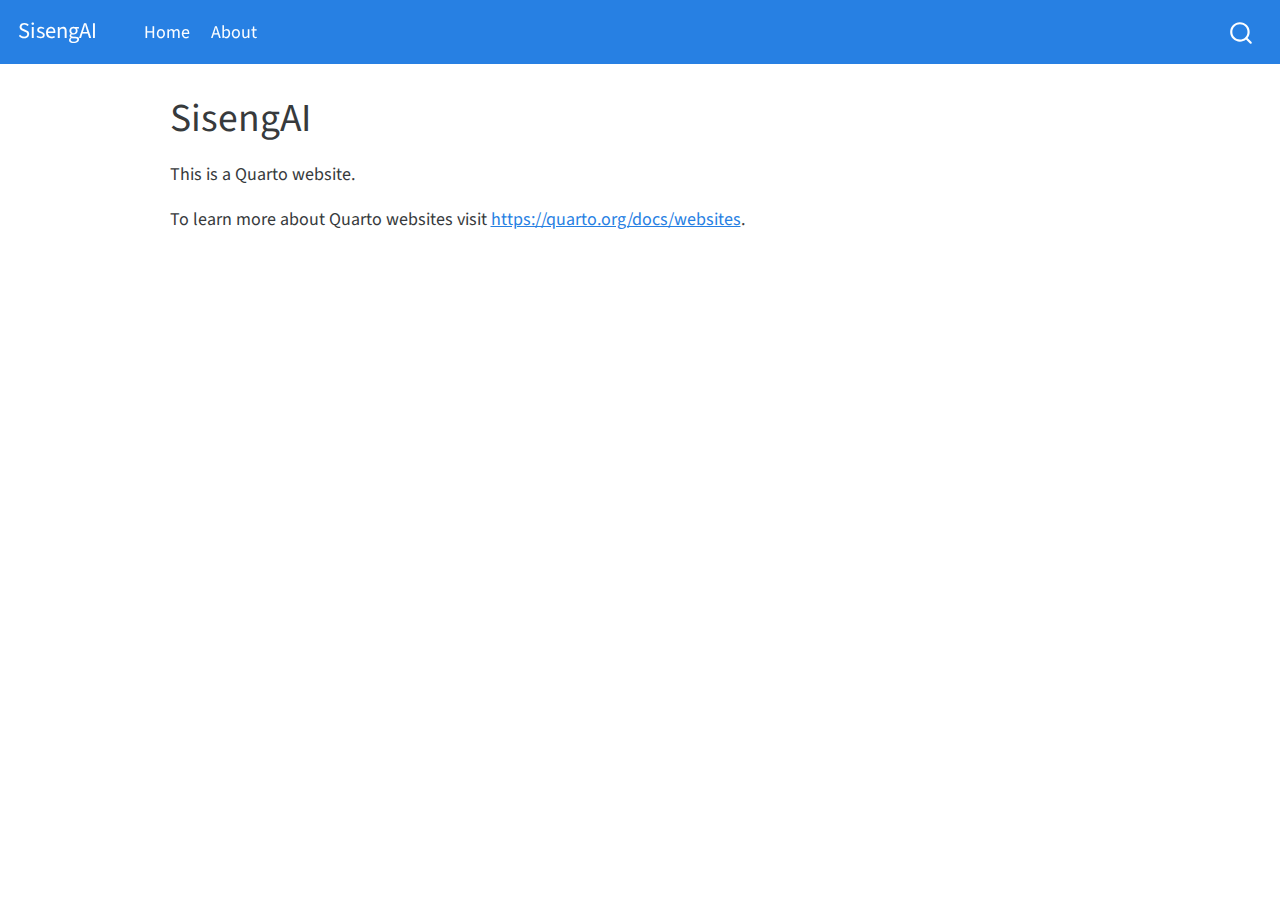
<file: _site/index.html>
<!DOCTYPE html>
<html xmlns="http://www.w3.org/1999/xhtml" lang="en" xml:lang="en"><head>

<meta charset="utf-8">
<meta name="generator" content="quarto-1.1.251">

<meta name="viewport" content="width=device-width, initial-scale=1.0, user-scalable=yes">


<title>SisengAI</title>
<style>
code{white-space: pre-wrap;}
span.smallcaps{font-variant: small-caps;}
div.columns{display: flex; gap: min(4vw, 1.5em);}
div.column{flex: auto; overflow-x: auto;}
div.hanging-indent{margin-left: 1.5em; text-indent: -1.5em;}
ul.task-list{list-style: none;}
ul.task-list li input[type="checkbox"] {
  width: 0.8em;
  margin: 0 0.8em 0.2em -1.6em;
  vertical-align: middle;
}
</style>


<script src="site_libs/quarto-nav/quarto-nav.js"></script>
<script src="site_libs/quarto-nav/headroom.min.js"></script>
<script src="site_libs/clipboard/clipboard.min.js"></script>
<script src="site_libs/quarto-search/autocomplete.umd.js"></script>
<script src="site_libs/quarto-search/fuse.min.js"></script>
<script src="site_libs/quarto-search/quarto-search.js"></script>
<meta name="quarto:offset" content="./">
<script src="site_libs/quarto-html/quarto.js"></script>
<script src="site_libs/quarto-html/popper.min.js"></script>
<script src="site_libs/quarto-html/tippy.umd.min.js"></script>
<script src="site_libs/quarto-html/anchor.min.js"></script>
<link href="site_libs/quarto-html/tippy.css" rel="stylesheet">
<link href="site_libs/quarto-html/quarto-syntax-highlighting.css" rel="stylesheet" id="quarto-text-highlighting-styles">
<script src="site_libs/bootstrap/bootstrap.min.js"></script>
<link href="site_libs/bootstrap/bootstrap-icons.css" rel="stylesheet">
<link href="site_libs/bootstrap/bootstrap.min.css" rel="stylesheet" id="quarto-bootstrap" data-mode="light">
<script id="quarto-search-options" type="application/json">{
  "location": "navbar",
  "copy-button": false,
  "collapse-after": 3,
  "panel-placement": "end",
  "type": "overlay",
  "limit": 20,
  "language": {
    "search-no-results-text": "No results",
    "search-matching-documents-text": "matching documents",
    "search-copy-link-title": "Copy link to search",
    "search-hide-matches-text": "Hide additional matches",
    "search-more-match-text": "more match in this document",
    "search-more-matches-text": "more matches in this document",
    "search-clear-button-title": "Clear",
    "search-detached-cancel-button-title": "Cancel",
    "search-submit-button-title": "Submit"
  }
}</script>


<link rel="stylesheet" href="styles.css">
</head>

<body class="nav-fixed">

<div id="quarto-search-results"></div>
  <header id="quarto-header" class="headroom fixed-top">
    <nav class="navbar navbar-expand-lg navbar-dark ">
      <div class="navbar-container container-fluid">
      <div class="navbar-brand-container">
    <a class="navbar-brand" href="./index.html">
    <span class="navbar-title">SisengAI</span>
    </a>
  </div>
          <button class="navbar-toggler" type="button" data-bs-toggle="collapse" data-bs-target="#navbarCollapse" aria-controls="navbarCollapse" aria-expanded="false" aria-label="Toggle navigation" onclick="if (window.quartoToggleHeadroom) { window.quartoToggleHeadroom(); }">
  <span class="navbar-toggler-icon"></span>
</button>
          <div class="collapse navbar-collapse" id="navbarCollapse">
            <ul class="navbar-nav navbar-nav-scroll me-auto">
  <li class="nav-item">
    <a class="nav-link active" href="./index.html" aria-current="page">Home</a>
  </li>  
  <li class="nav-item">
    <a class="nav-link" href="./about.html">About</a>
  </li>  
</ul>
              <div id="quarto-search" class="" title="Search"></div>
          </div> <!-- /navcollapse -->
      </div> <!-- /container-fluid -->
    </nav>
</header>
<!-- content -->
<div id="quarto-content" class="quarto-container page-columns page-rows-contents page-layout-article page-navbar">
<!-- sidebar -->
<!-- margin-sidebar -->
    <div id="quarto-margin-sidebar" class="sidebar margin-sidebar">
        
    </div>
<!-- main -->
<main class="content" id="quarto-document-content">

<header id="title-block-header" class="quarto-title-block default">
<div class="quarto-title">
<h1 class="title">SisengAI</h1>
</div>



<div class="quarto-title-meta">

    
    
  </div>
  

</header>

<p>This is a Quarto website.</p>
<p>To learn more about Quarto websites visit <a href="https://quarto.org/docs/websites" class="uri">https://quarto.org/docs/websites</a>.</p>



</main> <!-- /main -->
<script id="quarto-html-after-body" type="application/javascript">
window.document.addEventListener("DOMContentLoaded", function (event) {
  const toggleBodyColorMode = (bsSheetEl) => {
    const mode = bsSheetEl.getAttribute("data-mode");
    const bodyEl = window.document.querySelector("body");
    if (mode === "dark") {
      bodyEl.classList.add("quarto-dark");
      bodyEl.classList.remove("quarto-light");
    } else {
      bodyEl.classList.add("quarto-light");
      bodyEl.classList.remove("quarto-dark");
    }
  }
  const toggleBodyColorPrimary = () => {
    const bsSheetEl = window.document.querySelector("link#quarto-bootstrap");
    if (bsSheetEl) {
      toggleBodyColorMode(bsSheetEl);
    }
  }
  toggleBodyColorPrimary();  
  const icon = "";
  const anchorJS = new window.AnchorJS();
  anchorJS.options = {
    placement: 'right',
    icon: icon
  };
  anchorJS.add('.anchored');
  const clipboard = new window.ClipboardJS('.code-copy-button', {
    target: function(trigger) {
      return trigger.previousElementSibling;
    }
  });
  clipboard.on('success', function(e) {
    // button target
    const button = e.trigger;
    // don't keep focus
    button.blur();
    // flash "checked"
    button.classList.add('code-copy-button-checked');
    var currentTitle = button.getAttribute("title");
    button.setAttribute("title", "Copied!");
    setTimeout(function() {
      button.setAttribute("title", currentTitle);
      button.classList.remove('code-copy-button-checked');
    }, 1000);
    // clear code selection
    e.clearSelection();
  });
  function tippyHover(el, contentFn) {
    const config = {
      allowHTML: true,
      content: contentFn,
      maxWidth: 500,
      delay: 100,
      arrow: false,
      appendTo: function(el) {
          return el.parentElement;
      },
      interactive: true,
      interactiveBorder: 10,
      theme: 'quarto',
      placement: 'bottom-start'
    };
    window.tippy(el, config); 
  }
  const noterefs = window.document.querySelectorAll('a[role="doc-noteref"]');
  for (var i=0; i<noterefs.length; i++) {
    const ref = noterefs[i];
    tippyHover(ref, function() {
      // use id or data attribute instead here
      let href = ref.getAttribute('data-footnote-href') || ref.getAttribute('href');
      try { href = new URL(href).hash; } catch {}
      const id = href.replace(/^#\/?/, "");
      const note = window.document.getElementById(id);
      return note.innerHTML;
    });
  }
  var bibliorefs = window.document.querySelectorAll('a[role="doc-biblioref"]');
  for (var i=0; i<bibliorefs.length; i++) {
    const ref = bibliorefs[i];
    const cites = ref.parentNode.getAttribute('data-cites').split(' ');
    tippyHover(ref, function() {
      var popup = window.document.createElement('div');
      cites.forEach(function(cite) {
        var citeDiv = window.document.createElement('div');
        citeDiv.classList.add('hanging-indent');
        citeDiv.classList.add('csl-entry');
        var biblioDiv = window.document.getElementById('ref-' + cite);
        if (biblioDiv) {
          citeDiv.innerHTML = biblioDiv.innerHTML;
        }
        popup.appendChild(citeDiv);
      });
      return popup.innerHTML;
    });
  }
});
</script>
</div> <!-- /content -->



</body></html>
</file>
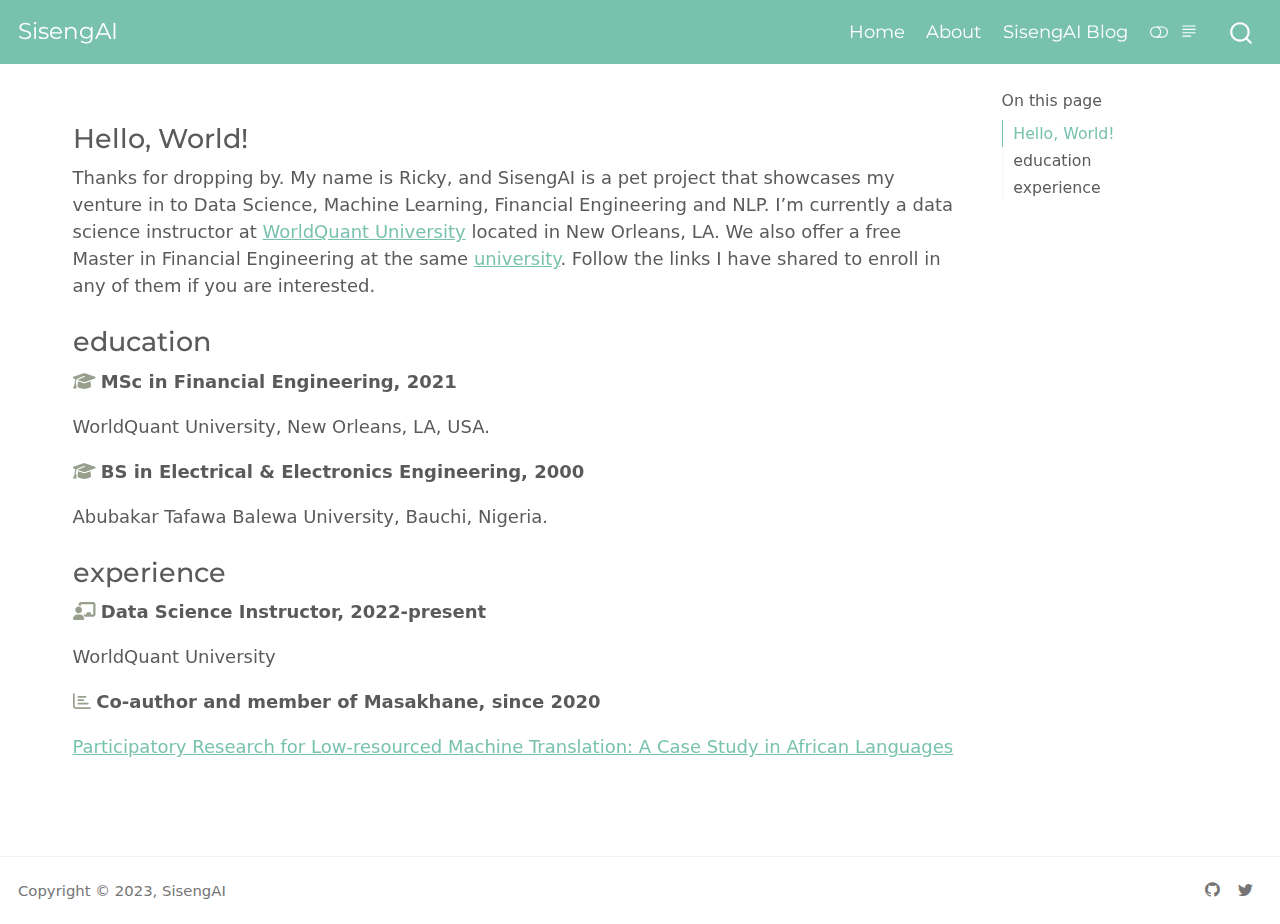
<file: docs/index.html>
<!DOCTYPE html>
<html xmlns="http://www.w3.org/1999/xhtml" lang="en" xml:lang="en"><head>

<meta charset="utf-8">
<meta name="generator" content="quarto-1.1.251">

<meta name="viewport" content="width=device-width, initial-scale=1.0, user-scalable=yes">


<title>SisengAI</title>
<style>
code{white-space: pre-wrap;}
span.smallcaps{font-variant: small-caps;}
div.columns{display: flex; gap: min(4vw, 1.5em);}
div.column{flex: auto; overflow-x: auto;}
div.hanging-indent{margin-left: 1.5em; text-indent: -1.5em;}
ul.task-list{list-style: none;}
ul.task-list li input[type="checkbox"] {
  width: 0.8em;
  margin: 0 0.8em 0.2em -1.6em;
  vertical-align: middle;
}
</style>


<script src="site_libs/quarto-nav/quarto-nav.js"></script>
<script src="site_libs/quarto-nav/headroom.min.js"></script>
<script src="site_libs/clipboard/clipboard.min.js"></script>
<script src="site_libs/quarto-search/autocomplete.umd.js"></script>
<script src="site_libs/quarto-search/fuse.min.js"></script>
<script src="site_libs/quarto-search/quarto-search.js"></script>
<meta name="quarto:offset" content="./">
<script src="site_libs/quarto-html/quarto.js"></script>
<script src="site_libs/quarto-html/popper.min.js"></script>
<script src="site_libs/quarto-html/tippy.umd.min.js"></script>
<script src="site_libs/quarto-html/anchor.min.js"></script>
<link href="site_libs/quarto-html/tippy.css" rel="stylesheet">
<link href="site_libs/quarto-html/quarto-syntax-highlighting.css" rel="stylesheet" class="quarto-color-scheme" id="quarto-text-highlighting-styles">
<link href="site_libs/quarto-html/quarto-syntax-highlighting-dark.css" rel="prefetch" class="quarto-color-scheme quarto-color-alternate" id="quarto-text-highlighting-styles">
<script src="site_libs/bootstrap/bootstrap.min.js"></script>
<link href="site_libs/bootstrap/bootstrap-icons.css" rel="stylesheet">
<link href="site_libs/bootstrap/bootstrap.min.css" rel="stylesheet" class="quarto-color-scheme" id="quarto-bootstrap" data-mode="light">
<link href="site_libs/bootstrap/bootstrap-dark.min.css" rel="prefetch" class="quarto-color-scheme quarto-color-alternate" id="quarto-bootstrap" data-mode="dark">
<script id="quarto-search-options" type="application/json">{
  "location": "navbar",
  "copy-button": false,
  "collapse-after": 3,
  "panel-placement": "end",
  "type": "overlay",
  "limit": 20,
  "language": {
    "search-no-results-text": "No results",
    "search-matching-documents-text": "matching documents",
    "search-copy-link-title": "Copy link to search",
    "search-hide-matches-text": "Hide additional matches",
    "search-more-match-text": "more match in this document",
    "search-more-matches-text": "more matches in this document",
    "search-clear-button-title": "Clear",
    "search-detached-cancel-button-title": "Cancel",
    "search-submit-button-title": "Submit"
  }
}</script>


<link rel="stylesheet" href="styles.css">
</head>

<body class="nav-fixed">

<div id="quarto-search-results"></div>
  <header id="quarto-header" class="headroom fixed-top">
    <nav class="navbar navbar-expand-lg navbar-dark ">
      <div class="navbar-container container-fluid">
      <div class="navbar-brand-container">
    <a class="navbar-brand" href="./index.html">
    <span class="navbar-title">SisengAI</span>
    </a>
  </div>
          <button class="navbar-toggler" type="button" data-bs-toggle="collapse" data-bs-target="#navbarCollapse" aria-controls="navbarCollapse" aria-expanded="false" aria-label="Toggle navigation" onclick="if (window.quartoToggleHeadroom) { window.quartoToggleHeadroom(); }">
  <span class="navbar-toggler-icon"></span>
</button>
          <div class="collapse navbar-collapse" id="navbarCollapse">
            <ul class="navbar-nav navbar-nav-scroll ms-auto">
  <li class="nav-item">
    <a class="nav-link active" href="./index.html" aria-current="page">Home</a>
  </li>  
  <li class="nav-item">
    <a class="nav-link" href="./about.html">About</a>
  </li>  
  <li class="nav-item">
    <a class="nav-link" href="./blog_posts.html">SisengAI Blog</a>
  </li>  
</ul>
              <div class="quarto-toggle-container">
                  <a href="" class="quarto-color-scheme-toggle nav-link" onclick="window.quartoToggleColorScheme(); return false;" title="Toggle dark mode"><i class="bi"></i></a>
                  <a href="" class="quarto-reader-toggle nav-link" onclick="window.quartoToggleReader(); return false;" title="Toggle reader mode">
  <div class="quarto-reader-toggle-btn">
  <i class="bi"></i>
  </div>
</a>
              </div>
              <div id="quarto-search" class="" title="Search"></div>
          </div> <!-- /navcollapse -->
      </div> <!-- /container-fluid -->
    </nav>
</header>
<!-- content -->
<div id="quarto-content" class="quarto-container page-columns page-rows-contents page-layout-full page-navbar">
<!-- sidebar -->
<!-- margin-sidebar -->
    <div id="quarto-margin-sidebar" class="sidebar margin-sidebar">
        <nav id="TOC" role="doc-toc" class="toc-active">
    <h2 id="toc-title">On this page</h2>
   
  <ul>
  <li><a href="#hello-world" id="toc-hello-world" class="nav-link active" data-scroll-target="#hello-world">Hello, World!</a></li>
  <li><a href="#education" id="toc-education" class="nav-link" data-scroll-target="#education">education</a></li>
  <li><a href="#experience" id="toc-experience" class="nav-link" data-scroll-target="#experience">experience</a></li>
  </ul>
</nav>
    </div>
<!-- main -->
<main class="content column-page-left" id="quarto-document-content">



<section id="hello-world" class="level3">
<h3 class="anchored" data-anchor-id="hello-world">Hello, World!</h3>
<p class="topbr">
Thanks for dropping by. My name is Ricky, and SisengAI is a pet project that showcases my venture in to Data Science, Machine Learning, Financial Engineering and NLP. I’m currently a data science instructor at <a href="https://www.wqu.edu/programs/applied-ds-lab" target="_blank">WorldQuant University</a> located in New Orleans, LA. We also offer a free Master in Financial Engineering at the same <a href="https://www.wqu.edu/programs/mscfe/" target="_blank">university</a>. Follow the links I have shared to enroll in any of them if you are interested.
</p>
</section>
<section id="education" class="level3">
<h3 class="anchored" data-anchor-id="education">education</h3>
<div class="topbr">
<p class="custom-subtitle">
<svg aria-label="Graduation Cap" role="img" viewbox="0 0 640 512" style="height:1em;width:1.25em;vertical-align:-0.125em;margin-left:auto;margin-right:auto;font-size:inherit;fill:#98A08D;overflow:visible;position:relative;"><title>Graduation Cap</title><path d="M320 32c-8.1 0-16.1 1.4-23.7 4.1L15.8 137.4C6.3 140.9 0 149.9 0 160s6.3 19.1 15.8 22.6l57.9 20.9C57.3 229.3 48 259.8 48 291.9v28.1c0 28.4-10.8 57.7-22.3 80.8c-6.5 13-13.9 25.8-22.5 37.6C0 442.7-.9 448.3 .9 453.4s6 8.9 11.2 10.2l64 16c4.2 1.1 8.7 .3 12.4-2s6.3-6.1 7.1-10.4c8.6-42.8 4.3-81.2-2.1-108.7C90.3 344.3 86 329.8 80 316.5V291.9c0-30.2 10.2-58.7 27.9-81.5c12.9-15.5 29.6-28 49.2-35.7l157-61.7c8.2-3.2 17.5 .8 20.7 9s-.8 17.5-9 20.7l-157 61.7c-12.4 4.9-23.3 12.4-32.2 21.6l159.6 57.6c7.6 2.7 15.6 4.1 23.7 4.1s16.1-1.4 23.7-4.1L624.2 182.6c9.5-3.4 15.8-12.5 15.8-22.6s-6.3-19.1-15.8-22.6L343.7 36.1C336.1 33.4 328.1 32 320 32zM128 408c0 35.3 86 72 192 72s192-36.7 192-72L496.7 262.6 354.5 314c-11.1 4-22.8 6-34.5 6s-23.5-2-34.5-6L143.3 262.6 128 408z"></path></svg> <strong>MSc in Financial Engineering, 2021</strong>
</p>
<p class="custom-subtitle2">
WorldQuant University, New Orleans, LA, USA.
</p>
<p class="custom-subtitle">
<svg aria-label="Graduation Cap" role="img" viewbox="0 0 640 512" style="height:1em;width:1.25em;vertical-align:-0.125em;margin-left:auto;margin-right:auto;font-size:inherit;fill:#98A08D;overflow:visible;position:relative;"><title>Graduation Cap</title><path d="M320 32c-8.1 0-16.1 1.4-23.7 4.1L15.8 137.4C6.3 140.9 0 149.9 0 160s6.3 19.1 15.8 22.6l57.9 20.9C57.3 229.3 48 259.8 48 291.9v28.1c0 28.4-10.8 57.7-22.3 80.8c-6.5 13-13.9 25.8-22.5 37.6C0 442.7-.9 448.3 .9 453.4s6 8.9 11.2 10.2l64 16c4.2 1.1 8.7 .3 12.4-2s6.3-6.1 7.1-10.4c8.6-42.8 4.3-81.2-2.1-108.7C90.3 344.3 86 329.8 80 316.5V291.9c0-30.2 10.2-58.7 27.9-81.5c12.9-15.5 29.6-28 49.2-35.7l157-61.7c8.2-3.2 17.5 .8 20.7 9s-.8 17.5-9 20.7l-157 61.7c-12.4 4.9-23.3 12.4-32.2 21.6l159.6 57.6c7.6 2.7 15.6 4.1 23.7 4.1s16.1-1.4 23.7-4.1L624.2 182.6c9.5-3.4 15.8-12.5 15.8-22.6s-6.3-19.1-15.8-22.6L343.7 36.1C336.1 33.4 328.1 32 320 32zM128 408c0 35.3 86 72 192 72s192-36.7 192-72L496.7 262.6 354.5 314c-11.1 4-22.8 6-34.5 6s-23.5-2-34.5-6L143.3 262.6 128 408z"></path></svg> <strong>BS in Electrical &amp; Electronics Engineering, 2000</strong>
</p>
<p class="custom-subtitle2">
Abubakar Tafawa Balewa University, Bauchi, Nigeria.
</p>
</div>
</section>
<section id="experience" class="level3">
<h3 class="anchored" data-anchor-id="experience">experience</h3>
<div class="topbr">
<p class="custom-subtitle">
<svg aria-label="Chalkboard user" role="img" viewbox="0 0 640 512" style="height:1em;width:1.25em;vertical-align:-0.125em;margin-left:auto;margin-right:auto;font-size:inherit;fill:#98A08D;overflow:visible;position:relative;"><title>Chalkboard user</title><path d="M160 64c0-35.3 28.7-64 64-64H576c35.3 0 64 28.7 64 64V352c0 35.3-28.7 64-64 64H336.8c-11.8-25.5-29.9-47.5-52.4-64H384V320c0-17.7 14.3-32 32-32h64c17.7 0 32 14.3 32 32v32h64V64L224 64v49.1C205.2 102.2 183.3 96 160 96V64zm0 256c-53 0-96-43-96-96s43-96 96-96s96 43 96 96s-43 96-96 96zm-26.7 32h53.3C260.3 352 320 411.7 320 485.3c0 14.7-11.9 26.7-26.7 26.7H26.7C11.9 512 0 500.1 0 485.3C0 411.7 59.7 352 133.3 352z"></path></svg> <strong>Data Science Instructor, 2022-present</strong>
</p>
<p class="custom-subtitle2">
WorldQuant University
</p>
<p class="custom-subtitle">
<svg aria-label="Bar Chart" role="img" viewbox="0 0 512 512" style="height:1em;width:1em;vertical-align:-0.125em;margin-left:auto;margin-right:auto;font-size:inherit;fill:#98A08D;overflow:visible;position:relative;"><title>Bar Chart</title><path d="M24 32C37.25 32 48 42.75 48 56V408C48 421.3 58.75 432 72 432H488C501.3 432 512 442.7 512 456C512 469.3 501.3 480 488 480H72C32.24 480 0 447.8 0 408V56C0 42.75 10.75 32 24 32zM128 136C128 122.7 138.7 112 152 112H360C373.3 112 384 122.7 384 136C384 149.3 373.3 160 360 160H152C138.7 160 128 149.3 128 136zM296 208C309.3 208 320 218.7 320 232C320 245.3 309.3 256 296 256H152C138.7 256 128 245.3 128 232C128 218.7 138.7 208 152 208H296zM424 304C437.3 304 448 314.7 448 328C448 341.3 437.3 352 424 352H152C138.7 352 128 341.3 128 328C128 314.7 138.7 304 152 304H424z"></path></svg> <strong>Co-author and member of Masakhane, since 2020</strong>
</p>
<p class="custom-subtitle2">
<a href="https://www.researchgate.net/publication/344505986_Participatory_Research_for_Low-resourced_Machine_Translation_A_Case_Study_in_African_Languages" target="_blank">Participatory Research for Low-resourced Machine Translation: A Case Study in African Languages</a>
</p>
</div>


</section>

</main> <!-- /main -->
<script id="quarto-html-after-body" type="application/javascript">
window.document.addEventListener("DOMContentLoaded", function (event) {
  const toggleBodyColorMode = (bsSheetEl) => {
    const mode = bsSheetEl.getAttribute("data-mode");
    const bodyEl = window.document.querySelector("body");
    if (mode === "dark") {
      bodyEl.classList.add("quarto-dark");
      bodyEl.classList.remove("quarto-light");
    } else {
      bodyEl.classList.add("quarto-light");
      bodyEl.classList.remove("quarto-dark");
    }
  }
  const toggleBodyColorPrimary = () => {
    const bsSheetEl = window.document.querySelector("link#quarto-bootstrap");
    if (bsSheetEl) {
      toggleBodyColorMode(bsSheetEl);
    }
  }
  toggleBodyColorPrimary();  
  const disableStylesheet = (stylesheets) => {
    for (let i=0; i < stylesheets.length; i++) {
      const stylesheet = stylesheets[i];
      stylesheet.rel = 'prefetch';
    }
  }
  const enableStylesheet = (stylesheets) => {
    for (let i=0; i < stylesheets.length; i++) {
      const stylesheet = stylesheets[i];
      stylesheet.rel = 'stylesheet';
    }
  }
  const manageTransitions = (selector, allowTransitions) => {
    const els = window.document.querySelectorAll(selector);
    for (let i=0; i < els.length; i++) {
      const el = els[i];
      if (allowTransitions) {
        el.classList.remove('notransition');
      } else {
        el.classList.add('notransition');
      }
    }
  }
  const toggleColorMode = (alternate) => {
    // Switch the stylesheets
    const alternateStylesheets = window.document.querySelectorAll('link.quarto-color-scheme.quarto-color-alternate');
    manageTransitions('#quarto-margin-sidebar .nav-link', false);
    if (alternate) {
      enableStylesheet(alternateStylesheets);
      for (const sheetNode of alternateStylesheets) {
        if (sheetNode.id === "quarto-bootstrap") {
          toggleBodyColorMode(sheetNode);
        }
      }
    } else {
      disableStylesheet(alternateStylesheets);
      toggleBodyColorPrimary();
    }
    manageTransitions('#quarto-margin-sidebar .nav-link', true);
    // Switch the toggles
    const toggles = window.document.querySelectorAll('.quarto-color-scheme-toggle');
    for (let i=0; i < toggles.length; i++) {
      const toggle = toggles[i];
      if (toggle) {
        if (alternate) {
          toggle.classList.add("alternate");     
        } else {
          toggle.classList.remove("alternate");
        }
      }
    }
    // Hack to workaround the fact that safari doesn't
    // properly recolor the scrollbar when toggling (#1455)
    if (navigator.userAgent.indexOf('Safari') > 0 && navigator.userAgent.indexOf('Chrome') == -1) {
      manageTransitions("body", false);
      window.scrollTo(0, 1);
      setTimeout(() => {
        window.scrollTo(0, 0);
        manageTransitions("body", true);
      }, 40);  
    }
  }
  const isFileUrl = () => { 
    return window.location.protocol === 'file:';
  }
  const hasAlternateSentinel = () => {  
    let styleSentinel = getColorSchemeSentinel();
    if (styleSentinel !== null) {
      return styleSentinel === "alternate";
    } else {
      return false;
    }
  }
  const setStyleSentinel = (alternate) => {
    const value = alternate ? "alternate" : "default";
    if (!isFileUrl()) {
      window.localStorage.setItem("quarto-color-scheme", value);
    } else {
      localAlternateSentinel = value;
    }
  }
  const getColorSchemeSentinel = () => {
    if (!isFileUrl()) {
      const storageValue = window.localStorage.getItem("quarto-color-scheme");
      return storageValue != null ? storageValue : localAlternateSentinel;
    } else {
      return localAlternateSentinel;
    }
  }
  let localAlternateSentinel = 'default';
  // Dark / light mode switch
  window.quartoToggleColorScheme = () => {
    // Read the current dark / light value 
    let toAlternate = !hasAlternateSentinel();
    toggleColorMode(toAlternate);
    setStyleSentinel(toAlternate);
  };
  // Ensure there is a toggle, if there isn't float one in the top right
  if (window.document.querySelector('.quarto-color-scheme-toggle') === null) {
    const a = window.document.createElement('a');
    a.classList.add('top-right');
    a.classList.add('quarto-color-scheme-toggle');
    a.href = "";
    a.onclick = function() { try { window.quartoToggleColorScheme(); } catch {} return false; };
    const i = window.document.createElement("i");
    i.classList.add('bi');
    a.appendChild(i);
    window.document.body.appendChild(a);
  }
  // Switch to dark mode if need be
  if (hasAlternateSentinel()) {
    toggleColorMode(true);
  } 
  const icon = "";
  const anchorJS = new window.AnchorJS();
  anchorJS.options = {
    placement: 'right',
    icon: icon
  };
  anchorJS.add('.anchored');
  const clipboard = new window.ClipboardJS('.code-copy-button', {
    target: function(trigger) {
      return trigger.previousElementSibling;
    }
  });
  clipboard.on('success', function(e) {
    // button target
    const button = e.trigger;
    // don't keep focus
    button.blur();
    // flash "checked"
    button.classList.add('code-copy-button-checked');
    var currentTitle = button.getAttribute("title");
    button.setAttribute("title", "Copied!");
    setTimeout(function() {
      button.setAttribute("title", currentTitle);
      button.classList.remove('code-copy-button-checked');
    }, 1000);
    // clear code selection
    e.clearSelection();
  });
  function tippyHover(el, contentFn) {
    const config = {
      allowHTML: true,
      content: contentFn,
      maxWidth: 500,
      delay: 100,
      arrow: false,
      appendTo: function(el) {
          return el.parentElement;
      },
      interactive: true,
      interactiveBorder: 10,
      theme: 'quarto',
      placement: 'bottom-start'
    };
    window.tippy(el, config); 
  }
  const noterefs = window.document.querySelectorAll('a[role="doc-noteref"]');
  for (var i=0; i<noterefs.length; i++) {
    const ref = noterefs[i];
    tippyHover(ref, function() {
      // use id or data attribute instead here
      let href = ref.getAttribute('data-footnote-href') || ref.getAttribute('href');
      try { href = new URL(href).hash; } catch {}
      const id = href.replace(/^#\/?/, "");
      const note = window.document.getElementById(id);
      return note.innerHTML;
    });
  }
  var bibliorefs = window.document.querySelectorAll('a[role="doc-biblioref"]');
  for (var i=0; i<bibliorefs.length; i++) {
    const ref = bibliorefs[i];
    const cites = ref.parentNode.getAttribute('data-cites').split(' ');
    tippyHover(ref, function() {
      var popup = window.document.createElement('div');
      cites.forEach(function(cite) {
        var citeDiv = window.document.createElement('div');
        citeDiv.classList.add('hanging-indent');
        citeDiv.classList.add('csl-entry');
        var biblioDiv = window.document.getElementById('ref-' + cite);
        if (biblioDiv) {
          citeDiv.innerHTML = biblioDiv.innerHTML;
        }
        popup.appendChild(citeDiv);
      });
      return popup.innerHTML;
    });
  }
});
</script>
</div> <!-- /content -->
<footer class="footer">
  <div class="nav-footer">
    <div class="nav-footer-left">
      <ul class="footer-items list-unstyled">
    <li class="nav-item">
 Copyright © 2023, SisengAI
  </li>  
</ul>
    </div>   
    <div class="nav-footer-right">
      <ul class="footer-items list-unstyled">
    <li class="nav-item compact">
    <a class="nav-link" href="https://github.com/theAfricanQuant">
      <i class="bi bi-github" role="img">
</i> 
    </a>
  </li>  
    <li class="nav-item compact">
    <a class="nav-link" href="https://twitter.com/theAfricanQuant">
      <i class="bi bi-twitter" role="img">
</i> 
    </a>
  </li>  
</ul>
    </div>
  </div>
</footer>



</body></html>
</file>
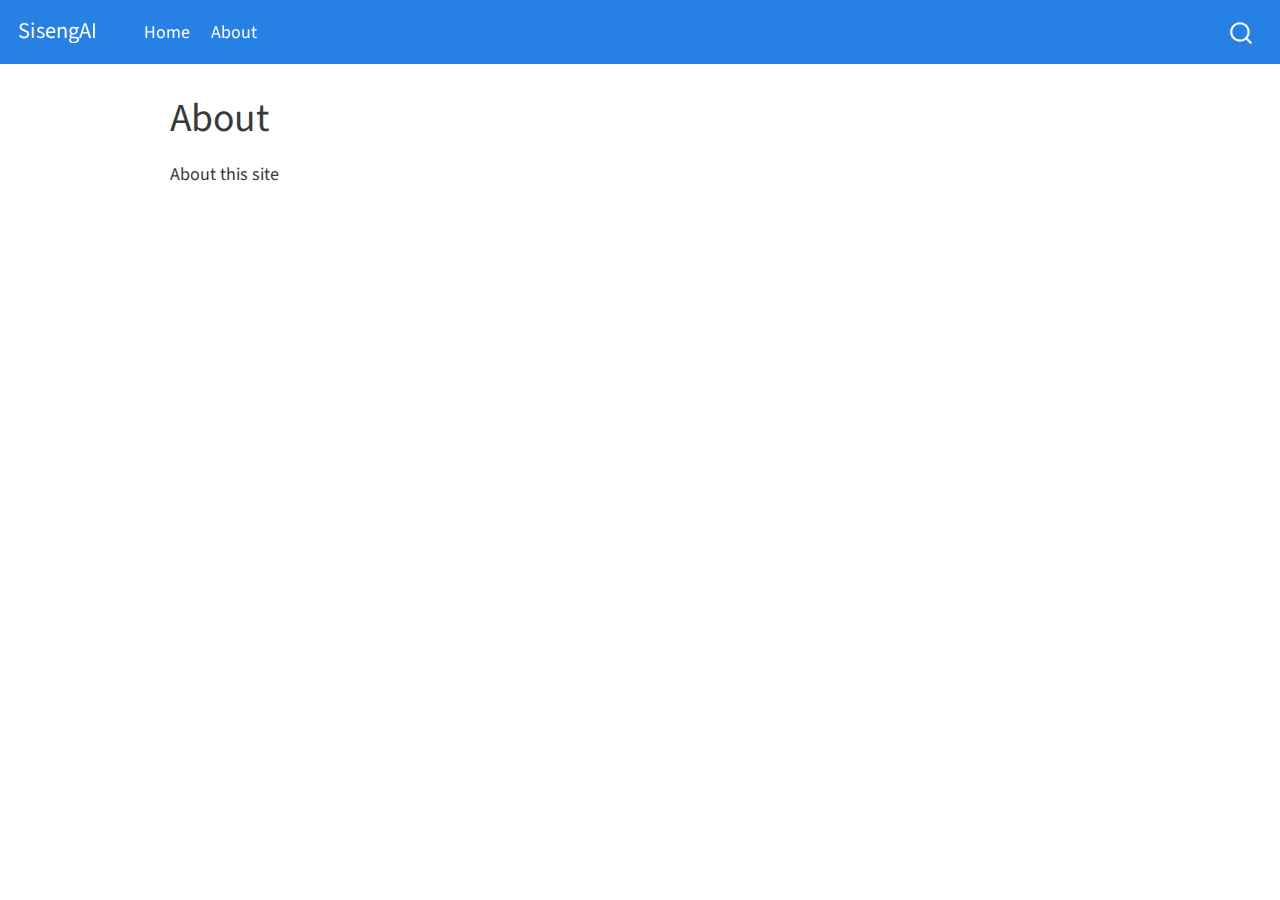
<file: _site/about.html>
<!DOCTYPE html>
<html xmlns="http://www.w3.org/1999/xhtml" lang="en" xml:lang="en"><head>

<meta charset="utf-8">
<meta name="generator" content="quarto-1.1.251">

<meta name="viewport" content="width=device-width, initial-scale=1.0, user-scalable=yes">


<title>SisengAI - About</title>
<style>
code{white-space: pre-wrap;}
span.smallcaps{font-variant: small-caps;}
div.columns{display: flex; gap: min(4vw, 1.5em);}
div.column{flex: auto; overflow-x: auto;}
div.hanging-indent{margin-left: 1.5em; text-indent: -1.5em;}
ul.task-list{list-style: none;}
ul.task-list li input[type="checkbox"] {
  width: 0.8em;
  margin: 0 0.8em 0.2em -1.6em;
  vertical-align: middle;
}
</style>


<script src="site_libs/quarto-nav/quarto-nav.js"></script>
<script src="site_libs/quarto-nav/headroom.min.js"></script>
<script src="site_libs/clipboard/clipboard.min.js"></script>
<script src="site_libs/quarto-search/autocomplete.umd.js"></script>
<script src="site_libs/quarto-search/fuse.min.js"></script>
<script src="site_libs/quarto-search/quarto-search.js"></script>
<meta name="quarto:offset" content="./">
<script src="site_libs/quarto-html/quarto.js"></script>
<script src="site_libs/quarto-html/popper.min.js"></script>
<script src="site_libs/quarto-html/tippy.umd.min.js"></script>
<script src="site_libs/quarto-html/anchor.min.js"></script>
<link href="site_libs/quarto-html/tippy.css" rel="stylesheet">
<link href="site_libs/quarto-html/quarto-syntax-highlighting.css" rel="stylesheet" id="quarto-text-highlighting-styles">
<script src="site_libs/bootstrap/bootstrap.min.js"></script>
<link href="site_libs/bootstrap/bootstrap-icons.css" rel="stylesheet">
<link href="site_libs/bootstrap/bootstrap.min.css" rel="stylesheet" id="quarto-bootstrap" data-mode="light">
<script id="quarto-search-options" type="application/json">{
  "location": "navbar",
  "copy-button": false,
  "collapse-after": 3,
  "panel-placement": "end",
  "type": "overlay",
  "limit": 20,
  "language": {
    "search-no-results-text": "No results",
    "search-matching-documents-text": "matching documents",
    "search-copy-link-title": "Copy link to search",
    "search-hide-matches-text": "Hide additional matches",
    "search-more-match-text": "more match in this document",
    "search-more-matches-text": "more matches in this document",
    "search-clear-button-title": "Clear",
    "search-detached-cancel-button-title": "Cancel",
    "search-submit-button-title": "Submit"
  }
}</script>


<link rel="stylesheet" href="styles.css">
</head>

<body class="nav-fixed">

<div id="quarto-search-results"></div>
  <header id="quarto-header" class="headroom fixed-top">
    <nav class="navbar navbar-expand-lg navbar-dark ">
      <div class="navbar-container container-fluid">
      <div class="navbar-brand-container">
    <a class="navbar-brand" href="./index.html">
    <span class="navbar-title">SisengAI</span>
    </a>
  </div>
          <button class="navbar-toggler" type="button" data-bs-toggle="collapse" data-bs-target="#navbarCollapse" aria-controls="navbarCollapse" aria-expanded="false" aria-label="Toggle navigation" onclick="if (window.quartoToggleHeadroom) { window.quartoToggleHeadroom(); }">
  <span class="navbar-toggler-icon"></span>
</button>
          <div class="collapse navbar-collapse" id="navbarCollapse">
            <ul class="navbar-nav navbar-nav-scroll me-auto">
  <li class="nav-item">
    <a class="nav-link" href="./index.html">Home</a>
  </li>  
  <li class="nav-item">
    <a class="nav-link active" href="./about.html" aria-current="page">About</a>
  </li>  
</ul>
              <div id="quarto-search" class="" title="Search"></div>
          </div> <!-- /navcollapse -->
      </div> <!-- /container-fluid -->
    </nav>
</header>
<!-- content -->
<div id="quarto-content" class="quarto-container page-columns page-rows-contents page-layout-article page-navbar">
<!-- sidebar -->
<!-- margin-sidebar -->
    <div id="quarto-margin-sidebar" class="sidebar margin-sidebar">
        
    </div>
<!-- main -->
<main class="content" id="quarto-document-content">

<header id="title-block-header" class="quarto-title-block default">
<div class="quarto-title">
<h1 class="title">About</h1>
</div>



<div class="quarto-title-meta">

    
    
  </div>
  

</header>

<p>About this site</p>



</main> <!-- /main -->
<script id="quarto-html-after-body" type="application/javascript">
window.document.addEventListener("DOMContentLoaded", function (event) {
  const toggleBodyColorMode = (bsSheetEl) => {
    const mode = bsSheetEl.getAttribute("data-mode");
    const bodyEl = window.document.querySelector("body");
    if (mode === "dark") {
      bodyEl.classList.add("quarto-dark");
      bodyEl.classList.remove("quarto-light");
    } else {
      bodyEl.classList.add("quarto-light");
      bodyEl.classList.remove("quarto-dark");
    }
  }
  const toggleBodyColorPrimary = () => {
    const bsSheetEl = window.document.querySelector("link#quarto-bootstrap");
    if (bsSheetEl) {
      toggleBodyColorMode(bsSheetEl);
    }
  }
  toggleBodyColorPrimary();  
  const icon = "";
  const anchorJS = new window.AnchorJS();
  anchorJS.options = {
    placement: 'right',
    icon: icon
  };
  anchorJS.add('.anchored');
  const clipboard = new window.ClipboardJS('.code-copy-button', {
    target: function(trigger) {
      return trigger.previousElementSibling;
    }
  });
  clipboard.on('success', function(e) {
    // button target
    const button = e.trigger;
    // don't keep focus
    button.blur();
    // flash "checked"
    button.classList.add('code-copy-button-checked');
    var currentTitle = button.getAttribute("title");
    button.setAttribute("title", "Copied!");
    setTimeout(function() {
      button.setAttribute("title", currentTitle);
      button.classList.remove('code-copy-button-checked');
    }, 1000);
    // clear code selection
    e.clearSelection();
  });
  function tippyHover(el, contentFn) {
    const config = {
      allowHTML: true,
      content: contentFn,
      maxWidth: 500,
      delay: 100,
      arrow: false,
      appendTo: function(el) {
          return el.parentElement;
      },
      interactive: true,
      interactiveBorder: 10,
      theme: 'quarto',
      placement: 'bottom-start'
    };
    window.tippy(el, config); 
  }
  const noterefs = window.document.querySelectorAll('a[role="doc-noteref"]');
  for (var i=0; i<noterefs.length; i++) {
    const ref = noterefs[i];
    tippyHover(ref, function() {
      // use id or data attribute instead here
      let href = ref.getAttribute('data-footnote-href') || ref.getAttribute('href');
      try { href = new URL(href).hash; } catch {}
      const id = href.replace(/^#\/?/, "");
      const note = window.document.getElementById(id);
      return note.innerHTML;
    });
  }
  var bibliorefs = window.document.querySelectorAll('a[role="doc-biblioref"]');
  for (var i=0; i<bibliorefs.length; i++) {
    const ref = bibliorefs[i];
    const cites = ref.parentNode.getAttribute('data-cites').split(' ');
    tippyHover(ref, function() {
      var popup = window.document.createElement('div');
      cites.forEach(function(cite) {
        var citeDiv = window.document.createElement('div');
        citeDiv.classList.add('hanging-indent');
        citeDiv.classList.add('csl-entry');
        var biblioDiv = window.document.getElementById('ref-' + cite);
        if (biblioDiv) {
          citeDiv.innerHTML = biblioDiv.innerHTML;
        }
        popup.appendChild(citeDiv);
      });
      return popup.innerHTML;
    });
  }
});
</script>
</div> <!-- /content -->



</body></html>
</file>
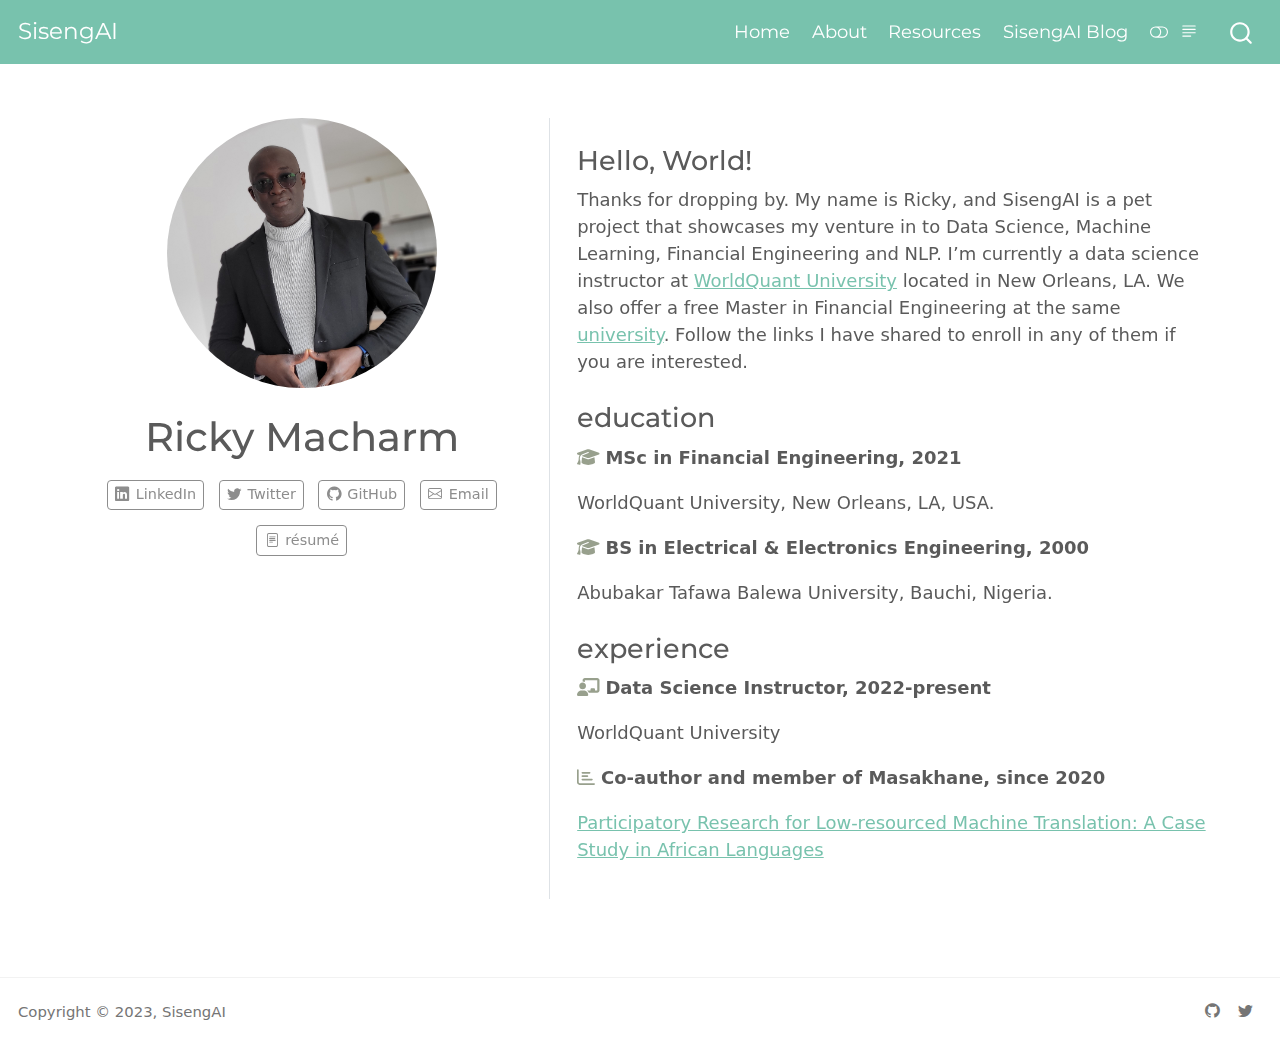
<file: docs/about.html>
<!DOCTYPE html>
<html xmlns="http://www.w3.org/1999/xhtml" lang="en" xml:lang="en"><head>

<meta charset="utf-8">
<meta name="generator" content="quarto-1.1.251">

<meta name="viewport" content="width=device-width, initial-scale=1.0, user-scalable=yes">


<title>SisengAI - Ricky Macharm</title>
<style>
code{white-space: pre-wrap;}
span.smallcaps{font-variant: small-caps;}
div.columns{display: flex; gap: min(4vw, 1.5em);}
div.column{flex: auto; overflow-x: auto;}
div.hanging-indent{margin-left: 1.5em; text-indent: -1.5em;}
ul.task-list{list-style: none;}
ul.task-list li input[type="checkbox"] {
  width: 0.8em;
  margin: 0 0.8em 0.2em -1.6em;
  vertical-align: middle;
}
</style>


<script src="site_libs/quarto-nav/quarto-nav.js"></script>
<script src="site_libs/quarto-nav/headroom.min.js"></script>
<script src="site_libs/clipboard/clipboard.min.js"></script>
<script src="site_libs/quarto-search/autocomplete.umd.js"></script>
<script src="site_libs/quarto-search/fuse.min.js"></script>
<script src="site_libs/quarto-search/quarto-search.js"></script>
<meta name="quarto:offset" content="./">
<link href="./images/SisengAI_Logo.png" rel="icon" type="image/png">
<script src="site_libs/quarto-html/quarto.js"></script>
<script src="site_libs/quarto-html/popper.min.js"></script>
<script src="site_libs/quarto-html/tippy.umd.min.js"></script>
<link href="site_libs/quarto-html/tippy.css" rel="stylesheet">
<link href="site_libs/quarto-html/quarto-syntax-highlighting.css" rel="stylesheet" class="quarto-color-scheme" id="quarto-text-highlighting-styles">
<link href="site_libs/quarto-html/quarto-syntax-highlighting-dark.css" rel="prefetch" class="quarto-color-scheme quarto-color-alternate" id="quarto-text-highlighting-styles">
<script src="site_libs/bootstrap/bootstrap.min.js"></script>
<link href="site_libs/bootstrap/bootstrap-icons.css" rel="stylesheet">
<link href="site_libs/bootstrap/bootstrap.min.css" rel="stylesheet" class="quarto-color-scheme" id="quarto-bootstrap" data-mode="light">
<link href="site_libs/bootstrap/bootstrap-dark.min.css" rel="prefetch" class="quarto-color-scheme quarto-color-alternate" id="quarto-bootstrap" data-mode="dark">
<script id="quarto-search-options" type="application/json">{
  "location": "navbar",
  "copy-button": false,
  "collapse-after": 3,
  "panel-placement": "end",
  "type": "overlay",
  "limit": 20,
  "language": {
    "search-no-results-text": "No results",
    "search-matching-documents-text": "matching documents",
    "search-copy-link-title": "Copy link to search",
    "search-hide-matches-text": "Hide additional matches",
    "search-more-match-text": "more match in this document",
    "search-more-matches-text": "more matches in this document",
    "search-clear-button-title": "Clear",
    "search-detached-cancel-button-title": "Cancel",
    "search-submit-button-title": "Submit"
  }
}</script>


<link rel="stylesheet" href="styles.css">
</head>

<body class="nav-fixed">

<div id="quarto-search-results"></div>
  <header id="quarto-header" class="headroom fixed-top">
    <nav class="navbar navbar-expand-lg navbar-dark ">
      <div class="navbar-container container-fluid">
      <div class="navbar-brand-container">
    <a class="navbar-brand" href="./index.html">
    <span class="navbar-title">SisengAI</span>
    </a>
  </div>
          <button class="navbar-toggler" type="button" data-bs-toggle="collapse" data-bs-target="#navbarCollapse" aria-controls="navbarCollapse" aria-expanded="false" aria-label="Toggle navigation" onclick="if (window.quartoToggleHeadroom) { window.quartoToggleHeadroom(); }">
  <span class="navbar-toggler-icon"></span>
</button>
          <div class="collapse navbar-collapse" id="navbarCollapse">
            <ul class="navbar-nav navbar-nav-scroll ms-auto">
  <li class="nav-item">
    <a class="nav-link" href="./index.html">Home</a>
  </li>  
  <li class="nav-item">
    <a class="nav-link active" href="./about.html" aria-current="page">About</a>
  </li>  
  <li class="nav-item">
    <a class="nav-link" href="./resources.html">Resources</a>
  </li>  
  <li class="nav-item">
    <a class="nav-link" href="./blog_posts.html">SisengAI Blog</a>
  </li>  
</ul>
              <div class="quarto-toggle-container">
                  <a href="" class="quarto-color-scheme-toggle nav-link" onclick="window.quartoToggleColorScheme(); return false;" title="Toggle dark mode"><i class="bi"></i></a>
                  <a href="" class="quarto-reader-toggle nav-link" onclick="window.quartoToggleReader(); return false;" title="Toggle reader mode">
  <div class="quarto-reader-toggle-btn">
  <i class="bi"></i>
  </div>
</a>
              </div>
              <div id="quarto-search" class="" title="Search"></div>
          </div> <!-- /navcollapse -->
      </div> <!-- /container-fluid -->
    </nav>
</header>
<!-- content -->
<div id="quarto-content" class="quarto-container page-columns page-rows-contents page-layout-full page-navbar">
<!-- sidebar -->
<!-- margin-sidebar -->
    
<!-- main -->
<div class="quarto-about-trestles column-page">
  <div class="about-entity">
    <img src="images/Ricky_Photo.png" class="about-image
  round " style="height: 15em; width: 15em;">
<header id="title-block-header" class="quarto-title-block default">
<div class="quarto-title">
<h1 class="title">Ricky Macharm</h1>
</div>
<div class="quarto-title-meta">
  </div>
</header>
    <div class="about-links">
  <a href="https://www.linkedin.com/in/theafricanquant/" class="about-link">
    <i class="bi bi-linkedin"></i>
     <span class="about-link-text">LinkedIn</span>
  </a>
  <a href="https://twitter.com/theAfricanQuant" class="about-link">
    <i class="bi bi-twitter"></i>
     <span class="about-link-text">Twitter</span>
  </a>
  <a href="https://github.com/theAfricanQuant" class="about-link">
    <i class="bi bi-github"></i>
     <span class="about-link-text">GitHub</span>
  </a>
  <a href="mailto:Ricky.Macharm@SisengAI.com" class="about-link">
    <i class="bi bi-envelope"></i>
     <span class="about-link-text">Email</span>
  </a>
  <a href="/Ricky_CV_2023.pdf" class="about-link">
    <i class="bi bi-file-text"></i>
     <span class="about-link-text">résumé</span>
  </a>
</div>
  </div>
  <div class="about-contents"><main class="content column-page" id="quarto-document-content">
<section id="hello-world" class="level3">
<h3 data-anchor-id="hello-world">Hello, World!</h3>
<p class="topbr">
Thanks for dropping by. My name is Ricky, and SisengAI is a pet project that showcases my venture in to Data Science, Machine Learning, Financial Engineering and NLP. I’m currently a data science instructor at <a href="https://www.wqu.edu/programs/applied-ds-lab" target="_blank">WorldQuant University</a> located in New Orleans, LA. We also offer a free Master in Financial Engineering at the same <a href="https://www.wqu.edu/programs/mscfe/" target="_blank">university</a>. Follow the links I have shared to enroll in any of them if you are interested.
</p>
</section>
<section id="education" class="level3">
<h3 data-anchor-id="education">education</h3>
<div class="topbr">
<p class="custom-subtitle">
<svg aria-label="Graduation Cap" role="img" viewbox="0 0 640 512" style="height:1em;width:1.25em;vertical-align:-0.125em;margin-left:auto;margin-right:auto;font-size:inherit;fill:#98A08D;overflow:visible;position:relative;"><title>Graduation Cap</title><path d="M320 32c-8.1 0-16.1 1.4-23.7 4.1L15.8 137.4C6.3 140.9 0 149.9 0 160s6.3 19.1 15.8 22.6l57.9 20.9C57.3 229.3 48 259.8 48 291.9v28.1c0 28.4-10.8 57.7-22.3 80.8c-6.5 13-13.9 25.8-22.5 37.6C0 442.7-.9 448.3 .9 453.4s6 8.9 11.2 10.2l64 16c4.2 1.1 8.7 .3 12.4-2s6.3-6.1 7.1-10.4c8.6-42.8 4.3-81.2-2.1-108.7C90.3 344.3 86 329.8 80 316.5V291.9c0-30.2 10.2-58.7 27.9-81.5c12.9-15.5 29.6-28 49.2-35.7l157-61.7c8.2-3.2 17.5 .8 20.7 9s-.8 17.5-9 20.7l-157 61.7c-12.4 4.9-23.3 12.4-32.2 21.6l159.6 57.6c7.6 2.7 15.6 4.1 23.7 4.1s16.1-1.4 23.7-4.1L624.2 182.6c9.5-3.4 15.8-12.5 15.8-22.6s-6.3-19.1-15.8-22.6L343.7 36.1C336.1 33.4 328.1 32 320 32zM128 408c0 35.3 86 72 192 72s192-36.7 192-72L496.7 262.6 354.5 314c-11.1 4-22.8 6-34.5 6s-23.5-2-34.5-6L143.3 262.6 128 408z"></path></svg> <strong>MSc in Financial Engineering, 2021</strong>
</p>
<p class="custom-subtitle2">
WorldQuant University, New Orleans, LA, USA.
</p>
<p class="custom-subtitle">
<svg aria-label="Graduation Cap" role="img" viewbox="0 0 640 512" style="height:1em;width:1.25em;vertical-align:-0.125em;margin-left:auto;margin-right:auto;font-size:inherit;fill:#98A08D;overflow:visible;position:relative;"><title>Graduation Cap</title><path d="M320 32c-8.1 0-16.1 1.4-23.7 4.1L15.8 137.4C6.3 140.9 0 149.9 0 160s6.3 19.1 15.8 22.6l57.9 20.9C57.3 229.3 48 259.8 48 291.9v28.1c0 28.4-10.8 57.7-22.3 80.8c-6.5 13-13.9 25.8-22.5 37.6C0 442.7-.9 448.3 .9 453.4s6 8.9 11.2 10.2l64 16c4.2 1.1 8.7 .3 12.4-2s6.3-6.1 7.1-10.4c8.6-42.8 4.3-81.2-2.1-108.7C90.3 344.3 86 329.8 80 316.5V291.9c0-30.2 10.2-58.7 27.9-81.5c12.9-15.5 29.6-28 49.2-35.7l157-61.7c8.2-3.2 17.5 .8 20.7 9s-.8 17.5-9 20.7l-157 61.7c-12.4 4.9-23.3 12.4-32.2 21.6l159.6 57.6c7.6 2.7 15.6 4.1 23.7 4.1s16.1-1.4 23.7-4.1L624.2 182.6c9.5-3.4 15.8-12.5 15.8-22.6s-6.3-19.1-15.8-22.6L343.7 36.1C336.1 33.4 328.1 32 320 32zM128 408c0 35.3 86 72 192 72s192-36.7 192-72L496.7 262.6 354.5 314c-11.1 4-22.8 6-34.5 6s-23.5-2-34.5-6L143.3 262.6 128 408z"></path></svg> <strong>BS in Electrical &amp; Electronics Engineering, 2000</strong>
</p>
<p class="custom-subtitle2">
Abubakar Tafawa Balewa University, Bauchi, Nigeria.
</p>
</div>
</section>
<section id="experience" class="level3">
<h3 data-anchor-id="experience">experience</h3>
<div class="topbr">
<p class="custom-subtitle">
<svg aria-label="Chalkboard user" role="img" viewbox="0 0 640 512" style="height:1em;width:1.25em;vertical-align:-0.125em;margin-left:auto;margin-right:auto;font-size:inherit;fill:#98A08D;overflow:visible;position:relative;"><title>Chalkboard user</title><path d="M160 64c0-35.3 28.7-64 64-64H576c35.3 0 64 28.7 64 64V352c0 35.3-28.7 64-64 64H336.8c-11.8-25.5-29.9-47.5-52.4-64H384V320c0-17.7 14.3-32 32-32h64c17.7 0 32 14.3 32 32v32h64V64L224 64v49.1C205.2 102.2 183.3 96 160 96V64zm0 256c-53 0-96-43-96-96s43-96 96-96s96 43 96 96s-43 96-96 96zm-26.7 32h53.3C260.3 352 320 411.7 320 485.3c0 14.7-11.9 26.7-26.7 26.7H26.7C11.9 512 0 500.1 0 485.3C0 411.7 59.7 352 133.3 352z"></path></svg> <strong>Data Science Instructor, 2022-present</strong>
</p>
<p class="custom-subtitle2">
WorldQuant University
</p>
<p class="custom-subtitle">
<svg aria-label="Bar Chart" role="img" viewbox="0 0 512 512" style="height:1em;width:1em;vertical-align:-0.125em;margin-left:auto;margin-right:auto;font-size:inherit;fill:#98A08D;overflow:visible;position:relative;"><title>Bar Chart</title><path d="M24 32C37.25 32 48 42.75 48 56V408C48 421.3 58.75 432 72 432H488C501.3 432 512 442.7 512 456C512 469.3 501.3 480 488 480H72C32.24 480 0 447.8 0 408V56C0 42.75 10.75 32 24 32zM128 136C128 122.7 138.7 112 152 112H360C373.3 112 384 122.7 384 136C384 149.3 373.3 160 360 160H152C138.7 160 128 149.3 128 136zM296 208C309.3 208 320 218.7 320 232C320 245.3 309.3 256 296 256H152C138.7 256 128 245.3 128 232C128 218.7 138.7 208 152 208H296zM424 304C437.3 304 448 314.7 448 328C448 341.3 437.3 352 424 352H152C138.7 352 128 341.3 128 328C128 314.7 138.7 304 152 304H424z"></path></svg> <strong>Co-author and member of Masakhane, since 2020</strong>
</p>
<p class="custom-subtitle2">
<a href="https://www.researchgate.net/publication/344505986_Participatory_Research_for_Low-resourced_Machine_Translation_A_Case_Study_in_African_Languages" target="_blank">Participatory Research for Low-resourced Machine Translation: A Case Study in African Languages</a>
</p>
</div>


</section>
</main></div>
</div>
 <!-- /main -->
<script id="quarto-html-after-body" type="application/javascript">
window.document.addEventListener("DOMContentLoaded", function (event) {
  const toggleBodyColorMode = (bsSheetEl) => {
    const mode = bsSheetEl.getAttribute("data-mode");
    const bodyEl = window.document.querySelector("body");
    if (mode === "dark") {
      bodyEl.classList.add("quarto-dark");
      bodyEl.classList.remove("quarto-light");
    } else {
      bodyEl.classList.add("quarto-light");
      bodyEl.classList.remove("quarto-dark");
    }
  }
  const toggleBodyColorPrimary = () => {
    const bsSheetEl = window.document.querySelector("link#quarto-bootstrap");
    if (bsSheetEl) {
      toggleBodyColorMode(bsSheetEl);
    }
  }
  toggleBodyColorPrimary();  
  const disableStylesheet = (stylesheets) => {
    for (let i=0; i < stylesheets.length; i++) {
      const stylesheet = stylesheets[i];
      stylesheet.rel = 'prefetch';
    }
  }
  const enableStylesheet = (stylesheets) => {
    for (let i=0; i < stylesheets.length; i++) {
      const stylesheet = stylesheets[i];
      stylesheet.rel = 'stylesheet';
    }
  }
  const manageTransitions = (selector, allowTransitions) => {
    const els = window.document.querySelectorAll(selector);
    for (let i=0; i < els.length; i++) {
      const el = els[i];
      if (allowTransitions) {
        el.classList.remove('notransition');
      } else {
        el.classList.add('notransition');
      }
    }
  }
  const toggleColorMode = (alternate) => {
    // Switch the stylesheets
    const alternateStylesheets = window.document.querySelectorAll('link.quarto-color-scheme.quarto-color-alternate');
    manageTransitions('#quarto-margin-sidebar .nav-link', false);
    if (alternate) {
      enableStylesheet(alternateStylesheets);
      for (const sheetNode of alternateStylesheets) {
        if (sheetNode.id === "quarto-bootstrap") {
          toggleBodyColorMode(sheetNode);
        }
      }
    } else {
      disableStylesheet(alternateStylesheets);
      toggleBodyColorPrimary();
    }
    manageTransitions('#quarto-margin-sidebar .nav-link', true);
    // Switch the toggles
    const toggles = window.document.querySelectorAll('.quarto-color-scheme-toggle');
    for (let i=0; i < toggles.length; i++) {
      const toggle = toggles[i];
      if (toggle) {
        if (alternate) {
          toggle.classList.add("alternate");     
        } else {
          toggle.classList.remove("alternate");
        }
      }
    }
    // Hack to workaround the fact that safari doesn't
    // properly recolor the scrollbar when toggling (#1455)
    if (navigator.userAgent.indexOf('Safari') > 0 && navigator.userAgent.indexOf('Chrome') == -1) {
      manageTransitions("body", false);
      window.scrollTo(0, 1);
      setTimeout(() => {
        window.scrollTo(0, 0);
        manageTransitions("body", true);
      }, 40);  
    }
  }
  const isFileUrl = () => { 
    return window.location.protocol === 'file:';
  }
  const hasAlternateSentinel = () => {  
    let styleSentinel = getColorSchemeSentinel();
    if (styleSentinel !== null) {
      return styleSentinel === "alternate";
    } else {
      return false;
    }
  }
  const setStyleSentinel = (alternate) => {
    const value = alternate ? "alternate" : "default";
    if (!isFileUrl()) {
      window.localStorage.setItem("quarto-color-scheme", value);
    } else {
      localAlternateSentinel = value;
    }
  }
  const getColorSchemeSentinel = () => {
    if (!isFileUrl()) {
      const storageValue = window.localStorage.getItem("quarto-color-scheme");
      return storageValue != null ? storageValue : localAlternateSentinel;
    } else {
      return localAlternateSentinel;
    }
  }
  let localAlternateSentinel = 'default';
  // Dark / light mode switch
  window.quartoToggleColorScheme = () => {
    // Read the current dark / light value 
    let toAlternate = !hasAlternateSentinel();
    toggleColorMode(toAlternate);
    setStyleSentinel(toAlternate);
  };
  // Ensure there is a toggle, if there isn't float one in the top right
  if (window.document.querySelector('.quarto-color-scheme-toggle') === null) {
    const a = window.document.createElement('a');
    a.classList.add('top-right');
    a.classList.add('quarto-color-scheme-toggle');
    a.href = "";
    a.onclick = function() { try { window.quartoToggleColorScheme(); } catch {} return false; };
    const i = window.document.createElement("i");
    i.classList.add('bi');
    a.appendChild(i);
    window.document.body.appendChild(a);
  }
  // Switch to dark mode if need be
  if (hasAlternateSentinel()) {
    toggleColorMode(true);
  } 
  const clipboard = new window.ClipboardJS('.code-copy-button', {
    target: function(trigger) {
      return trigger.previousElementSibling;
    }
  });
  clipboard.on('success', function(e) {
    // button target
    const button = e.trigger;
    // don't keep focus
    button.blur();
    // flash "checked"
    button.classList.add('code-copy-button-checked');
    var currentTitle = button.getAttribute("title");
    button.setAttribute("title", "Copied!");
    setTimeout(function() {
      button.setAttribute("title", currentTitle);
      button.classList.remove('code-copy-button-checked');
    }, 1000);
    // clear code selection
    e.clearSelection();
  });
  function tippyHover(el, contentFn) {
    const config = {
      allowHTML: true,
      content: contentFn,
      maxWidth: 500,
      delay: 100,
      arrow: false,
      appendTo: function(el) {
          return el.parentElement;
      },
      interactive: true,
      interactiveBorder: 10,
      theme: 'quarto',
      placement: 'bottom-start'
    };
    window.tippy(el, config); 
  }
  const noterefs = window.document.querySelectorAll('a[role="doc-noteref"]');
  for (var i=0; i<noterefs.length; i++) {
    const ref = noterefs[i];
    tippyHover(ref, function() {
      // use id or data attribute instead here
      let href = ref.getAttribute('data-footnote-href') || ref.getAttribute('href');
      try { href = new URL(href).hash; } catch {}
      const id = href.replace(/^#\/?/, "");
      const note = window.document.getElementById(id);
      return note.innerHTML;
    });
  }
  var bibliorefs = window.document.querySelectorAll('a[role="doc-biblioref"]');
  for (var i=0; i<bibliorefs.length; i++) {
    const ref = bibliorefs[i];
    const cites = ref.parentNode.getAttribute('data-cites').split(' ');
    tippyHover(ref, function() {
      var popup = window.document.createElement('div');
      cites.forEach(function(cite) {
        var citeDiv = window.document.createElement('div');
        citeDiv.classList.add('hanging-indent');
        citeDiv.classList.add('csl-entry');
        var biblioDiv = window.document.getElementById('ref-' + cite);
        if (biblioDiv) {
          citeDiv.innerHTML = biblioDiv.innerHTML;
        }
        popup.appendChild(citeDiv);
      });
      return popup.innerHTML;
    });
  }
});
</script>
</div> <!-- /content -->
<footer class="footer">
  <div class="nav-footer">
    <div class="nav-footer-left">
      <ul class="footer-items list-unstyled">
    <li class="nav-item">
 Copyright © 2023, SisengAI
  </li>  
</ul>
    </div>   
    <div class="nav-footer-right">
      <ul class="footer-items list-unstyled">
    <li class="nav-item compact">
    <a class="nav-link" href="https://github.com/theAfricanQuant">
      <i class="bi bi-github" role="img">
</i> 
    </a>
  </li>  
    <li class="nav-item compact">
    <a class="nav-link" href="https://twitter.com/theAfricanQuant">
      <i class="bi bi-twitter" role="img">
</i> 
    </a>
  </li>  
</ul>
    </div>
  </div>
</footer>



</body></html>
</file>
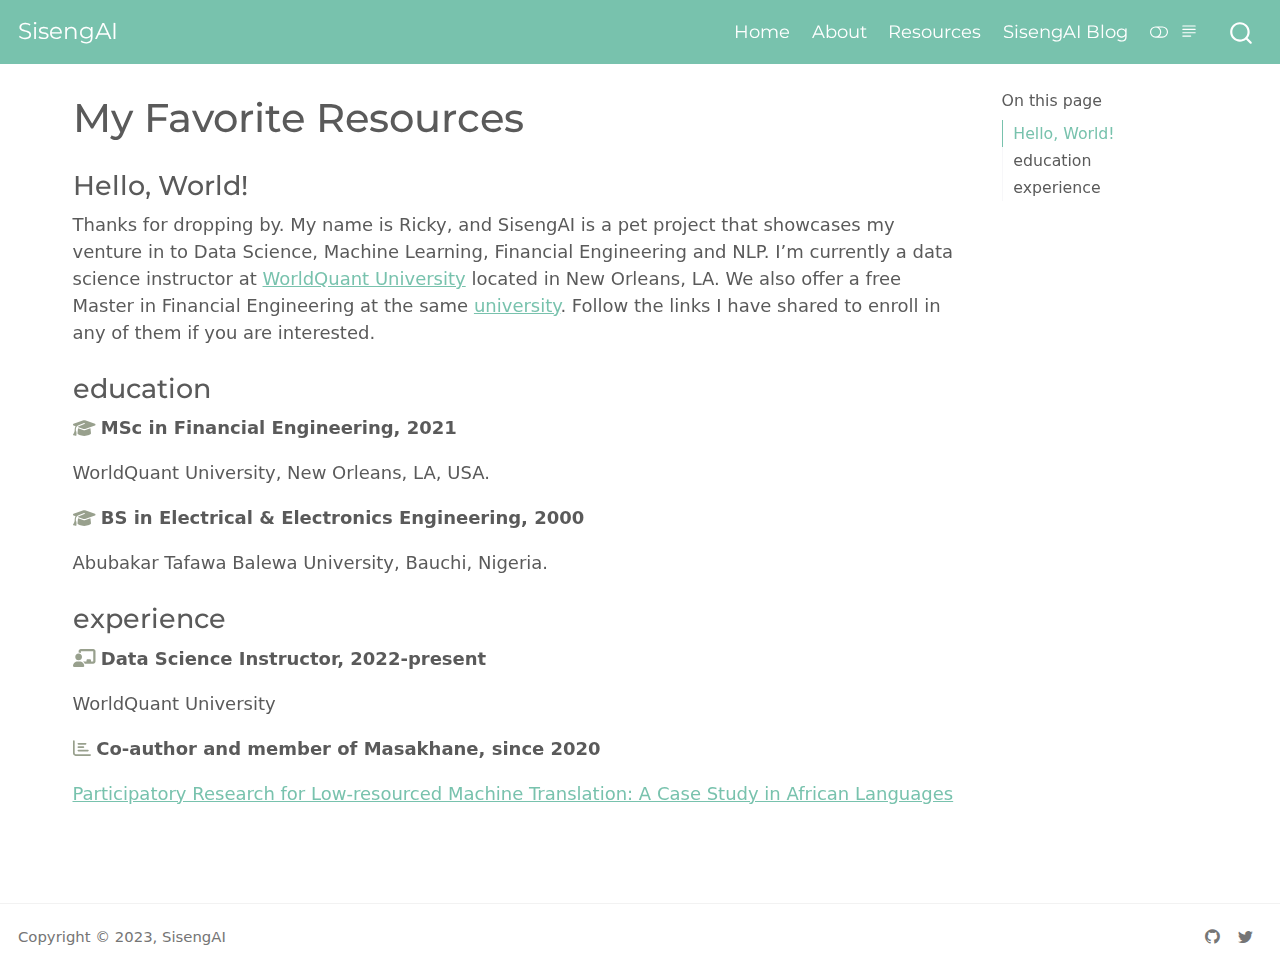
<file: docs/resources.html>
<!DOCTYPE html>
<html xmlns="http://www.w3.org/1999/xhtml" lang="en" xml:lang="en"><head>

<meta charset="utf-8">
<meta name="generator" content="quarto-1.1.251">

<meta name="viewport" content="width=device-width, initial-scale=1.0, user-scalable=yes">


<title>SisengAI - My Favorite Resources</title>
<style>
code{white-space: pre-wrap;}
span.smallcaps{font-variant: small-caps;}
div.columns{display: flex; gap: min(4vw, 1.5em);}
div.column{flex: auto; overflow-x: auto;}
div.hanging-indent{margin-left: 1.5em; text-indent: -1.5em;}
ul.task-list{list-style: none;}
ul.task-list li input[type="checkbox"] {
  width: 0.8em;
  margin: 0 0.8em 0.2em -1.6em;
  vertical-align: middle;
}
</style>


<script src="site_libs/quarto-nav/quarto-nav.js"></script>
<script src="site_libs/quarto-nav/headroom.min.js"></script>
<script src="site_libs/clipboard/clipboard.min.js"></script>
<script src="site_libs/quarto-search/autocomplete.umd.js"></script>
<script src="site_libs/quarto-search/fuse.min.js"></script>
<script src="site_libs/quarto-search/quarto-search.js"></script>
<meta name="quarto:offset" content="./">
<link href="./images/SisengAI_Logo.png" rel="icon" type="image/png">
<script src="site_libs/quarto-html/quarto.js"></script>
<script src="site_libs/quarto-html/popper.min.js"></script>
<script src="site_libs/quarto-html/tippy.umd.min.js"></script>
<script src="site_libs/quarto-html/anchor.min.js"></script>
<link href="site_libs/quarto-html/tippy.css" rel="stylesheet">
<link href="site_libs/quarto-html/quarto-syntax-highlighting.css" rel="stylesheet" class="quarto-color-scheme" id="quarto-text-highlighting-styles">
<link href="site_libs/quarto-html/quarto-syntax-highlighting-dark.css" rel="prefetch" class="quarto-color-scheme quarto-color-alternate" id="quarto-text-highlighting-styles">
<script src="site_libs/bootstrap/bootstrap.min.js"></script>
<link href="site_libs/bootstrap/bootstrap-icons.css" rel="stylesheet">
<link href="site_libs/bootstrap/bootstrap.min.css" rel="stylesheet" class="quarto-color-scheme" id="quarto-bootstrap" data-mode="light">
<link href="site_libs/bootstrap/bootstrap-dark.min.css" rel="prefetch" class="quarto-color-scheme quarto-color-alternate" id="quarto-bootstrap" data-mode="dark">
<script id="quarto-search-options" type="application/json">{
  "location": "navbar",
  "copy-button": false,
  "collapse-after": 3,
  "panel-placement": "end",
  "type": "overlay",
  "limit": 20,
  "language": {
    "search-no-results-text": "No results",
    "search-matching-documents-text": "matching documents",
    "search-copy-link-title": "Copy link to search",
    "search-hide-matches-text": "Hide additional matches",
    "search-more-match-text": "more match in this document",
    "search-more-matches-text": "more matches in this document",
    "search-clear-button-title": "Clear",
    "search-detached-cancel-button-title": "Cancel",
    "search-submit-button-title": "Submit"
  }
}</script>


<link rel="stylesheet" href="styles.css">
</head>

<body class="nav-fixed">

<div id="quarto-search-results"></div>
  <header id="quarto-header" class="headroom fixed-top">
    <nav class="navbar navbar-expand-lg navbar-dark ">
      <div class="navbar-container container-fluid">
      <div class="navbar-brand-container">
    <a class="navbar-brand" href="./index.html">
    <span class="navbar-title">SisengAI</span>
    </a>
  </div>
          <button class="navbar-toggler" type="button" data-bs-toggle="collapse" data-bs-target="#navbarCollapse" aria-controls="navbarCollapse" aria-expanded="false" aria-label="Toggle navigation" onclick="if (window.quartoToggleHeadroom) { window.quartoToggleHeadroom(); }">
  <span class="navbar-toggler-icon"></span>
</button>
          <div class="collapse navbar-collapse" id="navbarCollapse">
            <ul class="navbar-nav navbar-nav-scroll ms-auto">
  <li class="nav-item">
    <a class="nav-link" href="./index.html">Home</a>
  </li>  
  <li class="nav-item">
    <a class="nav-link" href="./about.html">About</a>
  </li>  
  <li class="nav-item">
    <a class="nav-link active" href="./resources.html" aria-current="page">Resources</a>
  </li>  
  <li class="nav-item">
    <a class="nav-link" href="./blog_posts.html">SisengAI Blog</a>
  </li>  
</ul>
              <div class="quarto-toggle-container">
                  <a href="" class="quarto-color-scheme-toggle nav-link" onclick="window.quartoToggleColorScheme(); return false;" title="Toggle dark mode"><i class="bi"></i></a>
                  <a href="" class="quarto-reader-toggle nav-link" onclick="window.quartoToggleReader(); return false;" title="Toggle reader mode">
  <div class="quarto-reader-toggle-btn">
  <i class="bi"></i>
  </div>
</a>
              </div>
              <div id="quarto-search" class="" title="Search"></div>
          </div> <!-- /navcollapse -->
      </div> <!-- /container-fluid -->
    </nav>
</header>
<!-- content -->
<div id="quarto-content" class="quarto-container page-columns page-rows-contents page-layout-full page-navbar">
<!-- sidebar -->
<!-- margin-sidebar -->
    <div id="quarto-margin-sidebar" class="sidebar margin-sidebar">
        <nav id="TOC" role="doc-toc" class="toc-active">
    <h2 id="toc-title">On this page</h2>
   
  <ul>
  <li><a href="#hello-world" id="toc-hello-world" class="nav-link active" data-scroll-target="#hello-world">Hello, World!</a></li>
  <li><a href="#education" id="toc-education" class="nav-link" data-scroll-target="#education">education</a></li>
  <li><a href="#experience" id="toc-experience" class="nav-link" data-scroll-target="#experience">experience</a></li>
  </ul>
</nav>
    </div>
<!-- main -->
<main class="content column-page-left" id="quarto-document-content">

<header id="title-block-header" class="quarto-title-block default">
<div class="quarto-title">
<h1 class="title">My Favorite Resources</h1>
</div>



<div class="quarto-title-meta">

    
    
  </div>
  

</header>

<section id="hello-world" class="level3">
<h3 class="anchored" data-anchor-id="hello-world">Hello, World!</h3>
<p class="topbr">
Thanks for dropping by. My name is Ricky, and SisengAI is a pet project that showcases my venture in to Data Science, Machine Learning, Financial Engineering and NLP. I’m currently a data science instructor at <a href="https://www.wqu.edu/programs/applied-ds-lab" target="_blank">WorldQuant University</a> located in New Orleans, LA. We also offer a free Master in Financial Engineering at the same <a href="https://www.wqu.edu/programs/mscfe/" target="_blank">university</a>. Follow the links I have shared to enroll in any of them if you are interested.
</p>
</section>
<section id="education" class="level3">
<h3 class="anchored" data-anchor-id="education">education</h3>
<div class="topbr">
<p class="custom-subtitle">
<svg aria-label="Graduation Cap" role="img" viewbox="0 0 640 512" style="height:1em;width:1.25em;vertical-align:-0.125em;margin-left:auto;margin-right:auto;font-size:inherit;fill:#98A08D;overflow:visible;position:relative;"><title>Graduation Cap</title><path d="M320 32c-8.1 0-16.1 1.4-23.7 4.1L15.8 137.4C6.3 140.9 0 149.9 0 160s6.3 19.1 15.8 22.6l57.9 20.9C57.3 229.3 48 259.8 48 291.9v28.1c0 28.4-10.8 57.7-22.3 80.8c-6.5 13-13.9 25.8-22.5 37.6C0 442.7-.9 448.3 .9 453.4s6 8.9 11.2 10.2l64 16c4.2 1.1 8.7 .3 12.4-2s6.3-6.1 7.1-10.4c8.6-42.8 4.3-81.2-2.1-108.7C90.3 344.3 86 329.8 80 316.5V291.9c0-30.2 10.2-58.7 27.9-81.5c12.9-15.5 29.6-28 49.2-35.7l157-61.7c8.2-3.2 17.5 .8 20.7 9s-.8 17.5-9 20.7l-157 61.7c-12.4 4.9-23.3 12.4-32.2 21.6l159.6 57.6c7.6 2.7 15.6 4.1 23.7 4.1s16.1-1.4 23.7-4.1L624.2 182.6c9.5-3.4 15.8-12.5 15.8-22.6s-6.3-19.1-15.8-22.6L343.7 36.1C336.1 33.4 328.1 32 320 32zM128 408c0 35.3 86 72 192 72s192-36.7 192-72L496.7 262.6 354.5 314c-11.1 4-22.8 6-34.5 6s-23.5-2-34.5-6L143.3 262.6 128 408z"></path></svg> <strong>MSc in Financial Engineering, 2021</strong>
</p>
<p class="custom-subtitle2">
WorldQuant University, New Orleans, LA, USA.
</p>
<p class="custom-subtitle">
<svg aria-label="Graduation Cap" role="img" viewbox="0 0 640 512" style="height:1em;width:1.25em;vertical-align:-0.125em;margin-left:auto;margin-right:auto;font-size:inherit;fill:#98A08D;overflow:visible;position:relative;"><title>Graduation Cap</title><path d="M320 32c-8.1 0-16.1 1.4-23.7 4.1L15.8 137.4C6.3 140.9 0 149.9 0 160s6.3 19.1 15.8 22.6l57.9 20.9C57.3 229.3 48 259.8 48 291.9v28.1c0 28.4-10.8 57.7-22.3 80.8c-6.5 13-13.9 25.8-22.5 37.6C0 442.7-.9 448.3 .9 453.4s6 8.9 11.2 10.2l64 16c4.2 1.1 8.7 .3 12.4-2s6.3-6.1 7.1-10.4c8.6-42.8 4.3-81.2-2.1-108.7C90.3 344.3 86 329.8 80 316.5V291.9c0-30.2 10.2-58.7 27.9-81.5c12.9-15.5 29.6-28 49.2-35.7l157-61.7c8.2-3.2 17.5 .8 20.7 9s-.8 17.5-9 20.7l-157 61.7c-12.4 4.9-23.3 12.4-32.2 21.6l159.6 57.6c7.6 2.7 15.6 4.1 23.7 4.1s16.1-1.4 23.7-4.1L624.2 182.6c9.5-3.4 15.8-12.5 15.8-22.6s-6.3-19.1-15.8-22.6L343.7 36.1C336.1 33.4 328.1 32 320 32zM128 408c0 35.3 86 72 192 72s192-36.7 192-72L496.7 262.6 354.5 314c-11.1 4-22.8 6-34.5 6s-23.5-2-34.5-6L143.3 262.6 128 408z"></path></svg> <strong>BS in Electrical &amp; Electronics Engineering, 2000</strong>
</p>
<p class="custom-subtitle2">
Abubakar Tafawa Balewa University, Bauchi, Nigeria.
</p>
</div>
</section>
<section id="experience" class="level3">
<h3 class="anchored" data-anchor-id="experience">experience</h3>
<div class="topbr">
<p class="custom-subtitle">
<svg aria-label="Chalkboard user" role="img" viewbox="0 0 640 512" style="height:1em;width:1.25em;vertical-align:-0.125em;margin-left:auto;margin-right:auto;font-size:inherit;fill:#98A08D;overflow:visible;position:relative;"><title>Chalkboard user</title><path d="M160 64c0-35.3 28.7-64 64-64H576c35.3 0 64 28.7 64 64V352c0 35.3-28.7 64-64 64H336.8c-11.8-25.5-29.9-47.5-52.4-64H384V320c0-17.7 14.3-32 32-32h64c17.7 0 32 14.3 32 32v32h64V64L224 64v49.1C205.2 102.2 183.3 96 160 96V64zm0 256c-53 0-96-43-96-96s43-96 96-96s96 43 96 96s-43 96-96 96zm-26.7 32h53.3C260.3 352 320 411.7 320 485.3c0 14.7-11.9 26.7-26.7 26.7H26.7C11.9 512 0 500.1 0 485.3C0 411.7 59.7 352 133.3 352z"></path></svg> <strong>Data Science Instructor, 2022-present</strong>
</p>
<p class="custom-subtitle2">
WorldQuant University
</p>
<p class="custom-subtitle">
<svg aria-label="Bar Chart" role="img" viewbox="0 0 512 512" style="height:1em;width:1em;vertical-align:-0.125em;margin-left:auto;margin-right:auto;font-size:inherit;fill:#98A08D;overflow:visible;position:relative;"><title>Bar Chart</title><path d="M24 32C37.25 32 48 42.75 48 56V408C48 421.3 58.75 432 72 432H488C501.3 432 512 442.7 512 456C512 469.3 501.3 480 488 480H72C32.24 480 0 447.8 0 408V56C0 42.75 10.75 32 24 32zM128 136C128 122.7 138.7 112 152 112H360C373.3 112 384 122.7 384 136C384 149.3 373.3 160 360 160H152C138.7 160 128 149.3 128 136zM296 208C309.3 208 320 218.7 320 232C320 245.3 309.3 256 296 256H152C138.7 256 128 245.3 128 232C128 218.7 138.7 208 152 208H296zM424 304C437.3 304 448 314.7 448 328C448 341.3 437.3 352 424 352H152C138.7 352 128 341.3 128 328C128 314.7 138.7 304 152 304H424z"></path></svg> <strong>Co-author and member of Masakhane, since 2020</strong>
</p>
<p class="custom-subtitle2">
<a href="https://www.researchgate.net/publication/344505986_Participatory_Research_for_Low-resourced_Machine_Translation_A_Case_Study_in_African_Languages" target="_blank">Participatory Research for Low-resourced Machine Translation: A Case Study in African Languages</a>
</p>
</div>


</section>

</main> <!-- /main -->
<script id="quarto-html-after-body" type="application/javascript">
window.document.addEventListener("DOMContentLoaded", function (event) {
  const toggleBodyColorMode = (bsSheetEl) => {
    const mode = bsSheetEl.getAttribute("data-mode");
    const bodyEl = window.document.querySelector("body");
    if (mode === "dark") {
      bodyEl.classList.add("quarto-dark");
      bodyEl.classList.remove("quarto-light");
    } else {
      bodyEl.classList.add("quarto-light");
      bodyEl.classList.remove("quarto-dark");
    }
  }
  const toggleBodyColorPrimary = () => {
    const bsSheetEl = window.document.querySelector("link#quarto-bootstrap");
    if (bsSheetEl) {
      toggleBodyColorMode(bsSheetEl);
    }
  }
  toggleBodyColorPrimary();  
  const disableStylesheet = (stylesheets) => {
    for (let i=0; i < stylesheets.length; i++) {
      const stylesheet = stylesheets[i];
      stylesheet.rel = 'prefetch';
    }
  }
  const enableStylesheet = (stylesheets) => {
    for (let i=0; i < stylesheets.length; i++) {
      const stylesheet = stylesheets[i];
      stylesheet.rel = 'stylesheet';
    }
  }
  const manageTransitions = (selector, allowTransitions) => {
    const els = window.document.querySelectorAll(selector);
    for (let i=0; i < els.length; i++) {
      const el = els[i];
      if (allowTransitions) {
        el.classList.remove('notransition');
      } else {
        el.classList.add('notransition');
      }
    }
  }
  const toggleColorMode = (alternate) => {
    // Switch the stylesheets
    const alternateStylesheets = window.document.querySelectorAll('link.quarto-color-scheme.quarto-color-alternate');
    manageTransitions('#quarto-margin-sidebar .nav-link', false);
    if (alternate) {
      enableStylesheet(alternateStylesheets);
      for (const sheetNode of alternateStylesheets) {
        if (sheetNode.id === "quarto-bootstrap") {
          toggleBodyColorMode(sheetNode);
        }
      }
    } else {
      disableStylesheet(alternateStylesheets);
      toggleBodyColorPrimary();
    }
    manageTransitions('#quarto-margin-sidebar .nav-link', true);
    // Switch the toggles
    const toggles = window.document.querySelectorAll('.quarto-color-scheme-toggle');
    for (let i=0; i < toggles.length; i++) {
      const toggle = toggles[i];
      if (toggle) {
        if (alternate) {
          toggle.classList.add("alternate");     
        } else {
          toggle.classList.remove("alternate");
        }
      }
    }
    // Hack to workaround the fact that safari doesn't
    // properly recolor the scrollbar when toggling (#1455)
    if (navigator.userAgent.indexOf('Safari') > 0 && navigator.userAgent.indexOf('Chrome') == -1) {
      manageTransitions("body", false);
      window.scrollTo(0, 1);
      setTimeout(() => {
        window.scrollTo(0, 0);
        manageTransitions("body", true);
      }, 40);  
    }
  }
  const isFileUrl = () => { 
    return window.location.protocol === 'file:';
  }
  const hasAlternateSentinel = () => {  
    let styleSentinel = getColorSchemeSentinel();
    if (styleSentinel !== null) {
      return styleSentinel === "alternate";
    } else {
      return false;
    }
  }
  const setStyleSentinel = (alternate) => {
    const value = alternate ? "alternate" : "default";
    if (!isFileUrl()) {
      window.localStorage.setItem("quarto-color-scheme", value);
    } else {
      localAlternateSentinel = value;
    }
  }
  const getColorSchemeSentinel = () => {
    if (!isFileUrl()) {
      const storageValue = window.localStorage.getItem("quarto-color-scheme");
      return storageValue != null ? storageValue : localAlternateSentinel;
    } else {
      return localAlternateSentinel;
    }
  }
  let localAlternateSentinel = 'default';
  // Dark / light mode switch
  window.quartoToggleColorScheme = () => {
    // Read the current dark / light value 
    let toAlternate = !hasAlternateSentinel();
    toggleColorMode(toAlternate);
    setStyleSentinel(toAlternate);
  };
  // Ensure there is a toggle, if there isn't float one in the top right
  if (window.document.querySelector('.quarto-color-scheme-toggle') === null) {
    const a = window.document.createElement('a');
    a.classList.add('top-right');
    a.classList.add('quarto-color-scheme-toggle');
    a.href = "";
    a.onclick = function() { try { window.quartoToggleColorScheme(); } catch {} return false; };
    const i = window.document.createElement("i");
    i.classList.add('bi');
    a.appendChild(i);
    window.document.body.appendChild(a);
  }
  // Switch to dark mode if need be
  if (hasAlternateSentinel()) {
    toggleColorMode(true);
  } 
  const icon = "";
  const anchorJS = new window.AnchorJS();
  anchorJS.options = {
    placement: 'right',
    icon: icon
  };
  anchorJS.add('.anchored');
  const clipboard = new window.ClipboardJS('.code-copy-button', {
    target: function(trigger) {
      return trigger.previousElementSibling;
    }
  });
  clipboard.on('success', function(e) {
    // button target
    const button = e.trigger;
    // don't keep focus
    button.blur();
    // flash "checked"
    button.classList.add('code-copy-button-checked');
    var currentTitle = button.getAttribute("title");
    button.setAttribute("title", "Copied!");
    setTimeout(function() {
      button.setAttribute("title", currentTitle);
      button.classList.remove('code-copy-button-checked');
    }, 1000);
    // clear code selection
    e.clearSelection();
  });
  function tippyHover(el, contentFn) {
    const config = {
      allowHTML: true,
      content: contentFn,
      maxWidth: 500,
      delay: 100,
      arrow: false,
      appendTo: function(el) {
          return el.parentElement;
      },
      interactive: true,
      interactiveBorder: 10,
      theme: 'quarto',
      placement: 'bottom-start'
    };
    window.tippy(el, config); 
  }
  const noterefs = window.document.querySelectorAll('a[role="doc-noteref"]');
  for (var i=0; i<noterefs.length; i++) {
    const ref = noterefs[i];
    tippyHover(ref, function() {
      // use id or data attribute instead here
      let href = ref.getAttribute('data-footnote-href') || ref.getAttribute('href');
      try { href = new URL(href).hash; } catch {}
      const id = href.replace(/^#\/?/, "");
      const note = window.document.getElementById(id);
      return note.innerHTML;
    });
  }
  var bibliorefs = window.document.querySelectorAll('a[role="doc-biblioref"]');
  for (var i=0; i<bibliorefs.length; i++) {
    const ref = bibliorefs[i];
    const cites = ref.parentNode.getAttribute('data-cites').split(' ');
    tippyHover(ref, function() {
      var popup = window.document.createElement('div');
      cites.forEach(function(cite) {
        var citeDiv = window.document.createElement('div');
        citeDiv.classList.add('hanging-indent');
        citeDiv.classList.add('csl-entry');
        var biblioDiv = window.document.getElementById('ref-' + cite);
        if (biblioDiv) {
          citeDiv.innerHTML = biblioDiv.innerHTML;
        }
        popup.appendChild(citeDiv);
      });
      return popup.innerHTML;
    });
  }
});
</script>
</div> <!-- /content -->
<footer class="footer">
  <div class="nav-footer">
    <div class="nav-footer-left">
      <ul class="footer-items list-unstyled">
    <li class="nav-item">
 Copyright © 2023, SisengAI
  </li>  
</ul>
    </div>   
    <div class="nav-footer-right">
      <ul class="footer-items list-unstyled">
    <li class="nav-item compact">
    <a class="nav-link" href="https://github.com/theAfricanQuant">
      <i class="bi bi-github" role="img">
</i> 
    </a>
  </li>  
    <li class="nav-item compact">
    <a class="nav-link" href="https://twitter.com/theAfricanQuant">
      <i class="bi bi-twitter" role="img">
</i> 
    </a>
  </li>  
</ul>
    </div>
  </div>
</footer>



</body></html>
</file>
<file: _site/site_libs/quarto-html/tippy.css>
.tippy-box[data-animation=fade][data-state=hidden]{opacity:0}[data-tippy-root]{max-width:calc(100vw - 10px)}.tippy-box{position:relative;background-color:#333;color:#fff;border-radius:4px;font-size:14px;line-height:1.4;white-space:normal;outline:0;transition-property:transform,visibility,opacity}.tippy-box[data-placement^=top]>.tippy-arrow{bottom:0}.tippy-box[data-placement^=top]>.tippy-arrow:before{bottom:-7px;left:0;border-width:8px 8px 0;border-top-color:initial;transform-origin:center top}.tippy-box[data-placement^=bottom]>.tippy-arrow{top:0}.tippy-box[data-placement^=bottom]>.tippy-arrow:before{top:-7px;left:0;border-width:0 8px 8px;border-bottom-color:initial;transform-origin:center bottom}.tippy-box[data-placement^=left]>.tippy-arrow{right:0}.tippy-box[data-placement^=left]>.tippy-arrow:before{border-width:8px 0 8px 8px;border-left-color:initial;right:-7px;transform-origin:center left}.tippy-box[data-placement^=right]>.tippy-arrow{left:0}.tippy-box[data-placement^=right]>.tippy-arrow:before{left:-7px;border-width:8px 8px 8px 0;border-right-color:initial;transform-origin:center right}.tippy-box[data-inertia][data-state=visible]{transition-timing-function:cubic-bezier(.54,1.5,.38,1.11)}.tippy-arrow{width:16px;height:16px;color:#333}.tippy-arrow:before{content:"";position:absolute;border-color:transparent;border-style:solid}.tippy-content{position:relative;padding:5px 9px;z-index:1}
</file>
<file: _site/site_libs/quarto-html/quarto-syntax-highlighting.css>
/* quarto syntax highlight colors */
:root {
  --quarto-hl-ot-color: #003B4F;
  --quarto-hl-at-color: #657422;
  --quarto-hl-ss-color: #20794D;
  --quarto-hl-an-color: #5E5E5E;
  --quarto-hl-fu-color: #4758AB;
  --quarto-hl-st-color: #20794D;
  --quarto-hl-cf-color: #003B4F;
  --quarto-hl-op-color: #5E5E5E;
  --quarto-hl-er-color: #AD0000;
  --quarto-hl-bn-color: #AD0000;
  --quarto-hl-al-color: #AD0000;
  --quarto-hl-va-color: #111111;
  --quarto-hl-bu-color: inherit;
  --quarto-hl-ex-color: inherit;
  --quarto-hl-pp-color: #AD0000;
  --quarto-hl-in-color: #5E5E5E;
  --quarto-hl-vs-color: #20794D;
  --quarto-hl-wa-color: #5E5E5E;
  --quarto-hl-do-color: #5E5E5E;
  --quarto-hl-im-color: #00769E;
  --quarto-hl-ch-color: #20794D;
  --quarto-hl-dt-color: #AD0000;
  --quarto-hl-fl-color: #AD0000;
  --quarto-hl-co-color: #5E5E5E;
  --quarto-hl-cv-color: #5E5E5E;
  --quarto-hl-cn-color: #8f5902;
  --quarto-hl-sc-color: #5E5E5E;
  --quarto-hl-dv-color: #AD0000;
  --quarto-hl-kw-color: #003B4F;
}

/* other quarto variables */
:root {
  --quarto-font-monospace: SFMono-Regular, Menlo, Monaco, Consolas, "Liberation Mono", "Courier New", monospace;
}

pre > code.sourceCode > span {
  color: #003B4F;
}

code span {
  color: #003B4F;
}

code.sourceCode > span {
  color: #003B4F;
}

div.sourceCode,
div.sourceCode pre.sourceCode {
  color: #003B4F;
}

code span.ot {
  color: #003B4F;
}

code span.at {
  color: #657422;
}

code span.ss {
  color: #20794D;
}

code span.an {
  color: #5E5E5E;
}

code span.fu {
  color: #4758AB;
}

code span.st {
  color: #20794D;
}

code span.cf {
  color: #003B4F;
}

code span.op {
  color: #5E5E5E;
}

code span.er {
  color: #AD0000;
}

code span.bn {
  color: #AD0000;
}

code span.al {
  color: #AD0000;
}

code span.va {
  color: #111111;
}

code span.pp {
  color: #AD0000;
}

code span.in {
  color: #5E5E5E;
}

code span.vs {
  color: #20794D;
}

code span.wa {
  color: #5E5E5E;
  font-style: italic;
}

code span.do {
  color: #5E5E5E;
  font-style: italic;
}

code span.im {
  color: #00769E;
}

code span.ch {
  color: #20794D;
}

code span.dt {
  color: #AD0000;
}

code span.fl {
  color: #AD0000;
}

code span.co {
  color: #5E5E5E;
}

code span.cv {
  color: #5E5E5E;
  font-style: italic;
}

code span.cn {
  color: #8f5902;
}

code span.sc {
  color: #5E5E5E;
}

code span.dv {
  color: #AD0000;
}

code span.kw {
  color: #003B4F;
}

.prevent-inlining {
  content: "</";
}

/*# sourceMappingURL=debc5d5d77c3f9108843748ff7464032.css.map */
</file>
<file: _site/styles.css>
/* css styles */
</file>
<file: docs/site_libs/quarto-html/tippy.css>
.tippy-box[data-animation=fade][data-state=hidden]{opacity:0}[data-tippy-root]{max-width:calc(100vw - 10px)}.tippy-box{position:relative;background-color:#333;color:#fff;border-radius:4px;font-size:14px;line-height:1.4;white-space:normal;outline:0;transition-property:transform,visibility,opacity}.tippy-box[data-placement^=top]>.tippy-arrow{bottom:0}.tippy-box[data-placement^=top]>.tippy-arrow:before{bottom:-7px;left:0;border-width:8px 8px 0;border-top-color:initial;transform-origin:center top}.tippy-box[data-placement^=bottom]>.tippy-arrow{top:0}.tippy-box[data-placement^=bottom]>.tippy-arrow:before{top:-7px;left:0;border-width:0 8px 8px;border-bottom-color:initial;transform-origin:center bottom}.tippy-box[data-placement^=left]>.tippy-arrow{right:0}.tippy-box[data-placement^=left]>.tippy-arrow:before{border-width:8px 0 8px 8px;border-left-color:initial;right:-7px;transform-origin:center left}.tippy-box[data-placement^=right]>.tippy-arrow{left:0}.tippy-box[data-placement^=right]>.tippy-arrow:before{left:-7px;border-width:8px 8px 8px 0;border-right-color:initial;transform-origin:center right}.tippy-box[data-inertia][data-state=visible]{transition-timing-function:cubic-bezier(.54,1.5,.38,1.11)}.tippy-arrow{width:16px;height:16px;color:#333}.tippy-arrow:before{content:"";position:absolute;border-color:transparent;border-style:solid}.tippy-content{position:relative;padding:5px 9px;z-index:1}
</file>
<file: docs/site_libs/quarto-html/quarto-syntax-highlighting.css>
/* quarto syntax highlight colors */
:root {
  --quarto-hl-ot-color: #003B4F;
  --quarto-hl-at-color: #657422;
  --quarto-hl-ss-color: #20794D;
  --quarto-hl-an-color: #5E5E5E;
  --quarto-hl-fu-color: #4758AB;
  --quarto-hl-st-color: #20794D;
  --quarto-hl-cf-color: #003B4F;
  --quarto-hl-op-color: #5E5E5E;
  --quarto-hl-er-color: #AD0000;
  --quarto-hl-bn-color: #AD0000;
  --quarto-hl-al-color: #AD0000;
  --quarto-hl-va-color: #111111;
  --quarto-hl-bu-color: inherit;
  --quarto-hl-ex-color: inherit;
  --quarto-hl-pp-color: #AD0000;
  --quarto-hl-in-color: #5E5E5E;
  --quarto-hl-vs-color: #20794D;
  --quarto-hl-wa-color: #5E5E5E;
  --quarto-hl-do-color: #5E5E5E;
  --quarto-hl-im-color: #00769E;
  --quarto-hl-ch-color: #20794D;
  --quarto-hl-dt-color: #AD0000;
  --quarto-hl-fl-color: #AD0000;
  --quarto-hl-co-color: #5E5E5E;
  --quarto-hl-cv-color: #5E5E5E;
  --quarto-hl-cn-color: #8f5902;
  --quarto-hl-sc-color: #5E5E5E;
  --quarto-hl-dv-color: #AD0000;
  --quarto-hl-kw-color: #003B4F;
}

/* other quarto variables */
:root {
  --quarto-font-monospace: SFMono-Regular, Menlo, Monaco, Consolas, "Liberation Mono", "Courier New", monospace;
}

pre > code.sourceCode > span {
  color: #003B4F;
}

code span {
  color: #003B4F;
}

code.sourceCode > span {
  color: #003B4F;
}

div.sourceCode,
div.sourceCode pre.sourceCode {
  color: #003B4F;
}

code span.ot {
  color: #003B4F;
}

code span.at {
  color: #657422;
}

code span.ss {
  color: #20794D;
}

code span.an {
  color: #5E5E5E;
}

code span.fu {
  color: #4758AB;
}

code span.st {
  color: #20794D;
}

code span.cf {
  color: #003B4F;
}

code span.op {
  color: #5E5E5E;
}

code span.er {
  color: #AD0000;
}

code span.bn {
  color: #AD0000;
}

code span.al {
  color: #AD0000;
}

code span.va {
  color: #111111;
}

code span.pp {
  color: #AD0000;
}

code span.in {
  color: #5E5E5E;
}

code span.vs {
  color: #20794D;
}

code span.wa {
  color: #5E5E5E;
  font-style: italic;
}

code span.do {
  color: #5E5E5E;
  font-style: italic;
}

code span.im {
  color: #00769E;
}

code span.ch {
  color: #20794D;
}

code span.dt {
  color: #AD0000;
}

code span.fl {
  color: #AD0000;
}

code span.co {
  color: #5E5E5E;
}

code span.cv {
  color: #5E5E5E;
  font-style: italic;
}

code span.cn {
  color: #8f5902;
}

code span.sc {
  color: #5E5E5E;
}

code span.dv {
  color: #AD0000;
}

code span.kw {
  color: #003B4F;
}

.prevent-inlining {
  content: "</";
}

/*# sourceMappingURL=debc5d5d77c3f9108843748ff7464032.css.map */
</file>
<file: docs/site_libs/quarto-html/quarto-syntax-highlighting-dark.css>
/* quarto syntax highlight colors */
:root {
  --quarto-hl-al-color: #f07178;
  --quarto-hl-an-color: #d4d0ab;
  --quarto-hl-at-color: #00e0e0;
  --quarto-hl-bn-color: #d4d0ab;
  --quarto-hl-bu-color: #abe338;
  --quarto-hl-ch-color: #abe338;
  --quarto-hl-co-color: #f8f8f2;
  --quarto-hl-cv-color: #ffd700;
  --quarto-hl-cn-color: #ffd700;
  --quarto-hl-cf-color: #ffa07a;
  --quarto-hl-dt-color: #ffa07a;
  --quarto-hl-dv-color: #d4d0ab;
  --quarto-hl-do-color: #f8f8f2;
  --quarto-hl-er-color: #f07178;
  --quarto-hl-ex-color: #00e0e0;
  --quarto-hl-fl-color: #d4d0ab;
  --quarto-hl-fu-color: #ffa07a;
  --quarto-hl-im-color: #abe338;
  --quarto-hl-in-color: #d4d0ab;
  --quarto-hl-kw-color: #ffa07a;
  --quarto-hl-op-color: #ffa07a;
  --quarto-hl-ot-color: #00e0e0;
  --quarto-hl-pp-color: #dcc6e0;
  --quarto-hl-re-color: #00e0e0;
  --quarto-hl-sc-color: #abe338;
  --quarto-hl-ss-color: #abe338;
  --quarto-hl-st-color: #abe338;
  --quarto-hl-va-color: #00e0e0;
  --quarto-hl-vs-color: #abe338;
  --quarto-hl-wa-color: #dcc6e0;
}

/* other quarto variables */
:root {
  --quarto-font-monospace: SFMono-Regular, Menlo, Monaco, Consolas, "Liberation Mono", "Courier New", monospace;
}

code span.al {
  font-weight: bold;
  color: #f07178;
}

code span.an {
  color: #d4d0ab;
}

code span.at {
  color: #00e0e0;
}

code span.bn {
  color: #d4d0ab;
}

code span.bu {
  color: #abe338;
}

code span.ch {
  color: #abe338;
}

code span.co {
  font-style: italic;
  color: #f8f8f2;
}

code span.cv {
  color: #ffd700;
}

code span.cn {
  color: #ffd700;
}

code span.cf {
  font-weight: bold;
  color: #ffa07a;
}

code span.dt {
  color: #ffa07a;
}

code span.dv {
  color: #d4d0ab;
}

code span.do {
  color: #f8f8f2;
}

code span.er {
  color: #f07178;
  text-decoration: underline;
}

code span.ex {
  font-weight: bold;
  color: #00e0e0;
}

code span.fl {
  color: #d4d0ab;
}

code span.fu {
  color: #ffa07a;
}

code span.im {
  color: #abe338;
}

code span.in {
  color: #d4d0ab;
}

code span.kw {
  font-weight: bold;
  color: #ffa07a;
}

pre > code.sourceCode > span {
  color: #f8f8f2;
}

code span {
  color: #f8f8f2;
}

code.sourceCode > span {
  color: #f8f8f2;
}

div.sourceCode,
div.sourceCode pre.sourceCode {
  color: #f8f8f2;
}

code span.op {
  color: #ffa07a;
}

code span.ot {
  color: #00e0e0;
}

code span.pp {
  color: #dcc6e0;
}

code span.re {
  color: #00e0e0;
}

code span.sc {
  color: #abe338;
}

code span.ss {
  color: #abe338;
}

code span.st {
  color: #abe338;
}

code span.va {
  color: #00e0e0;
}

code span.vs {
  color: #abe338;
}

code span.wa {
  color: #dcc6e0;
}

.prevent-inlining {
  content: "</";
}

/*# sourceMappingURL=935a306eefa94366c21e1a970dddb765.css.map */
</file>
<file: docs/styles.css>
/* css styles */
</file>
